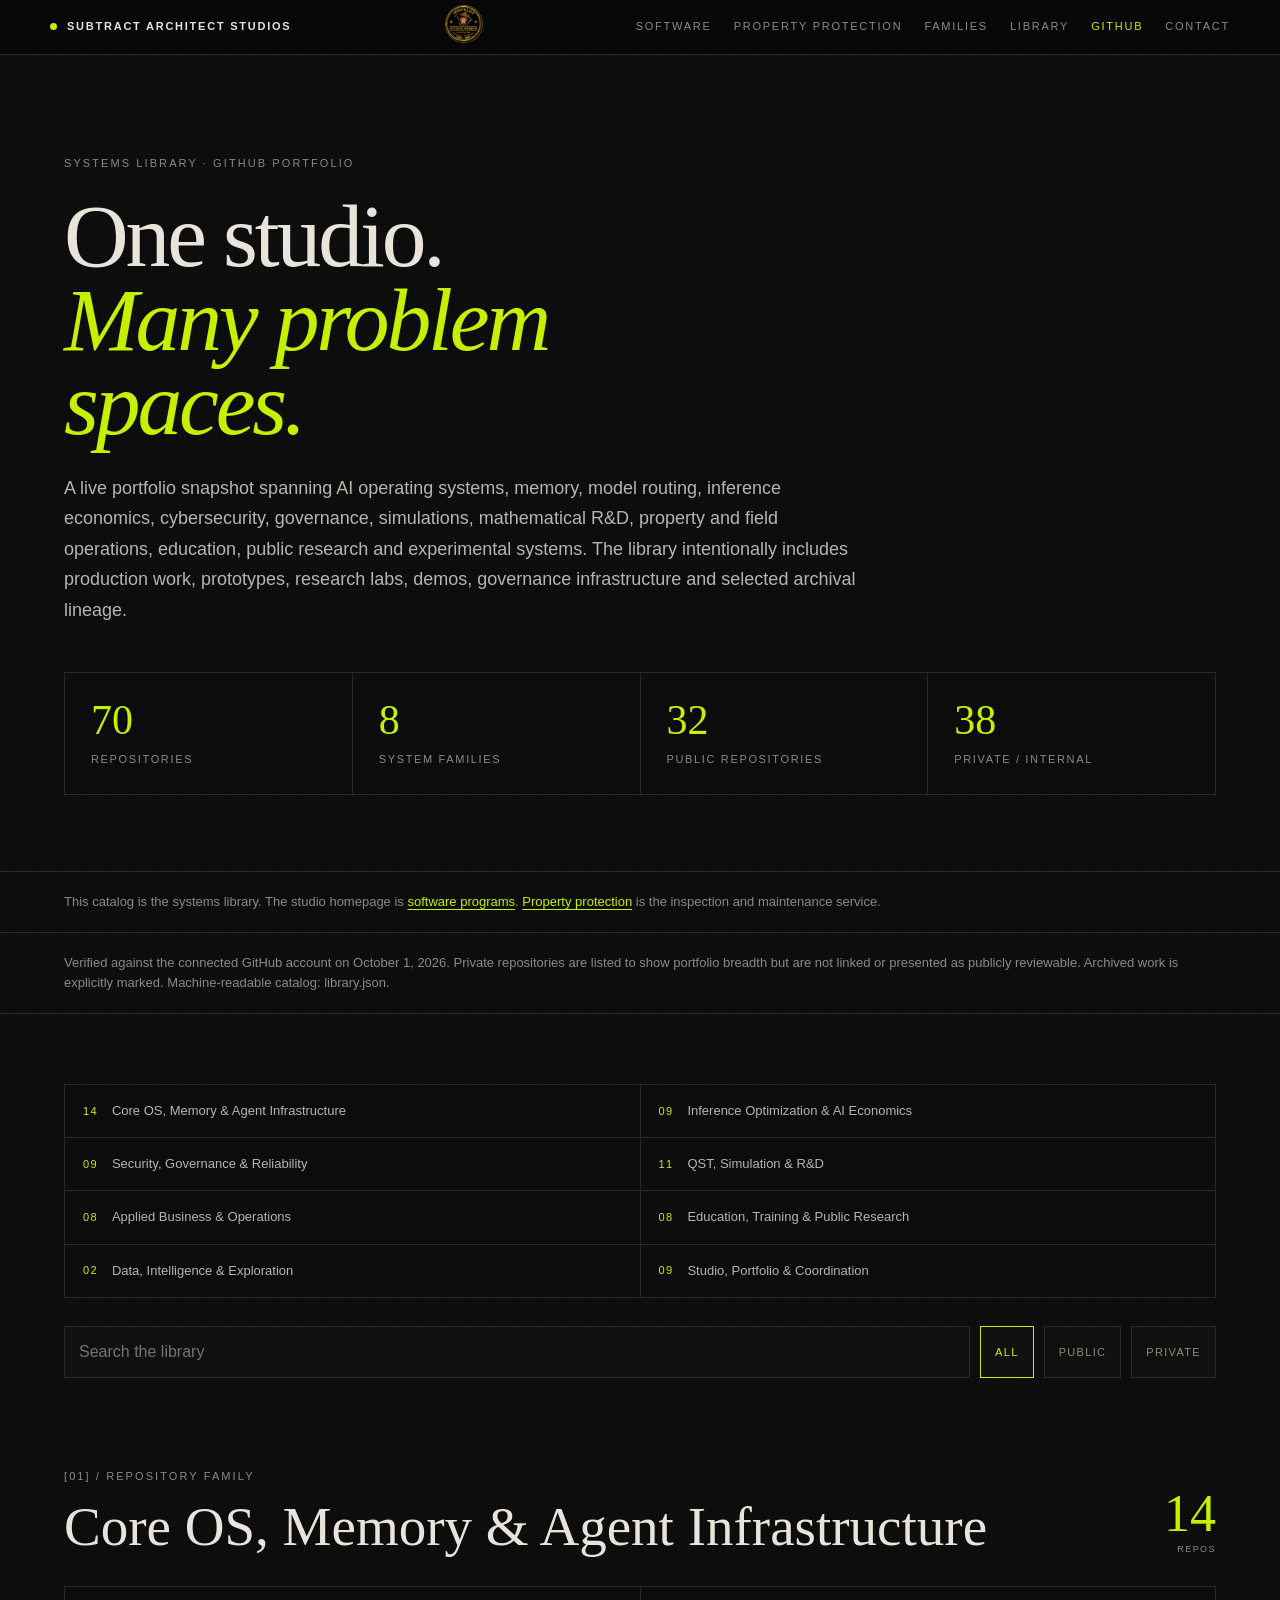
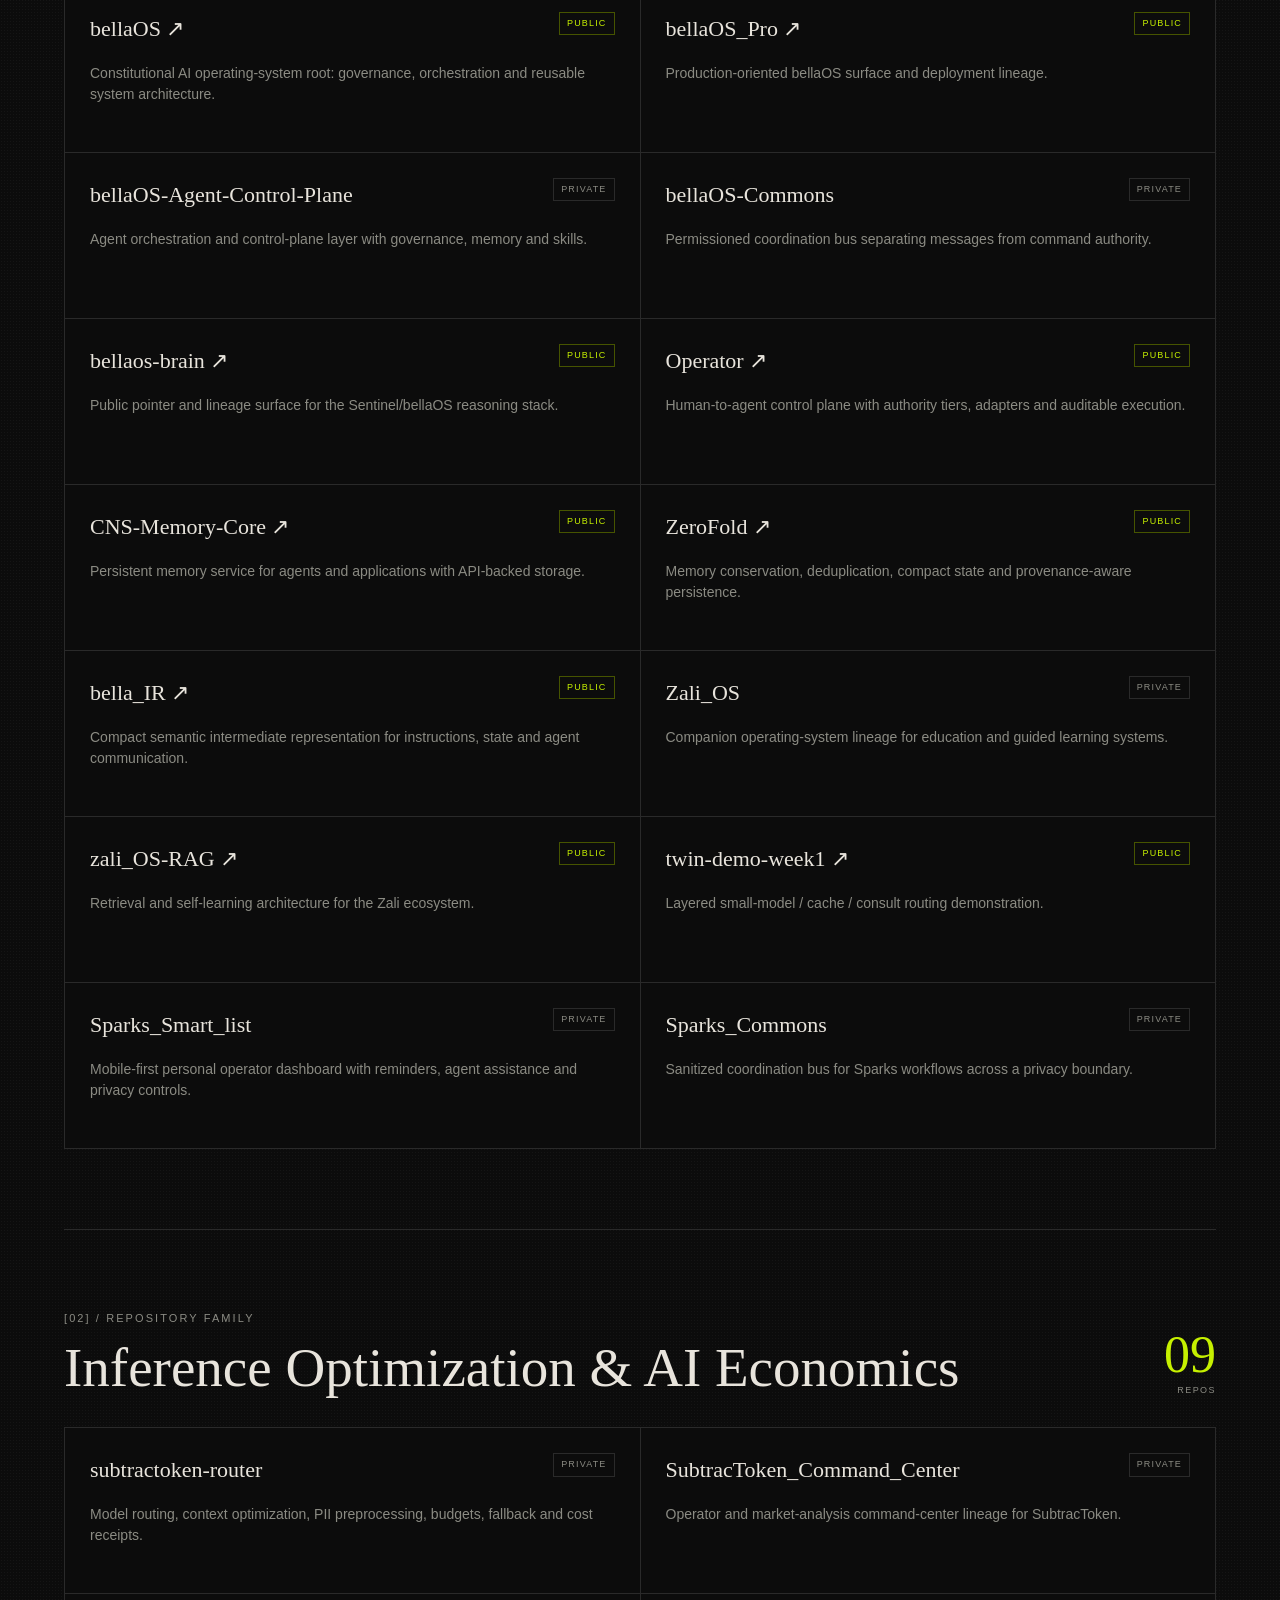
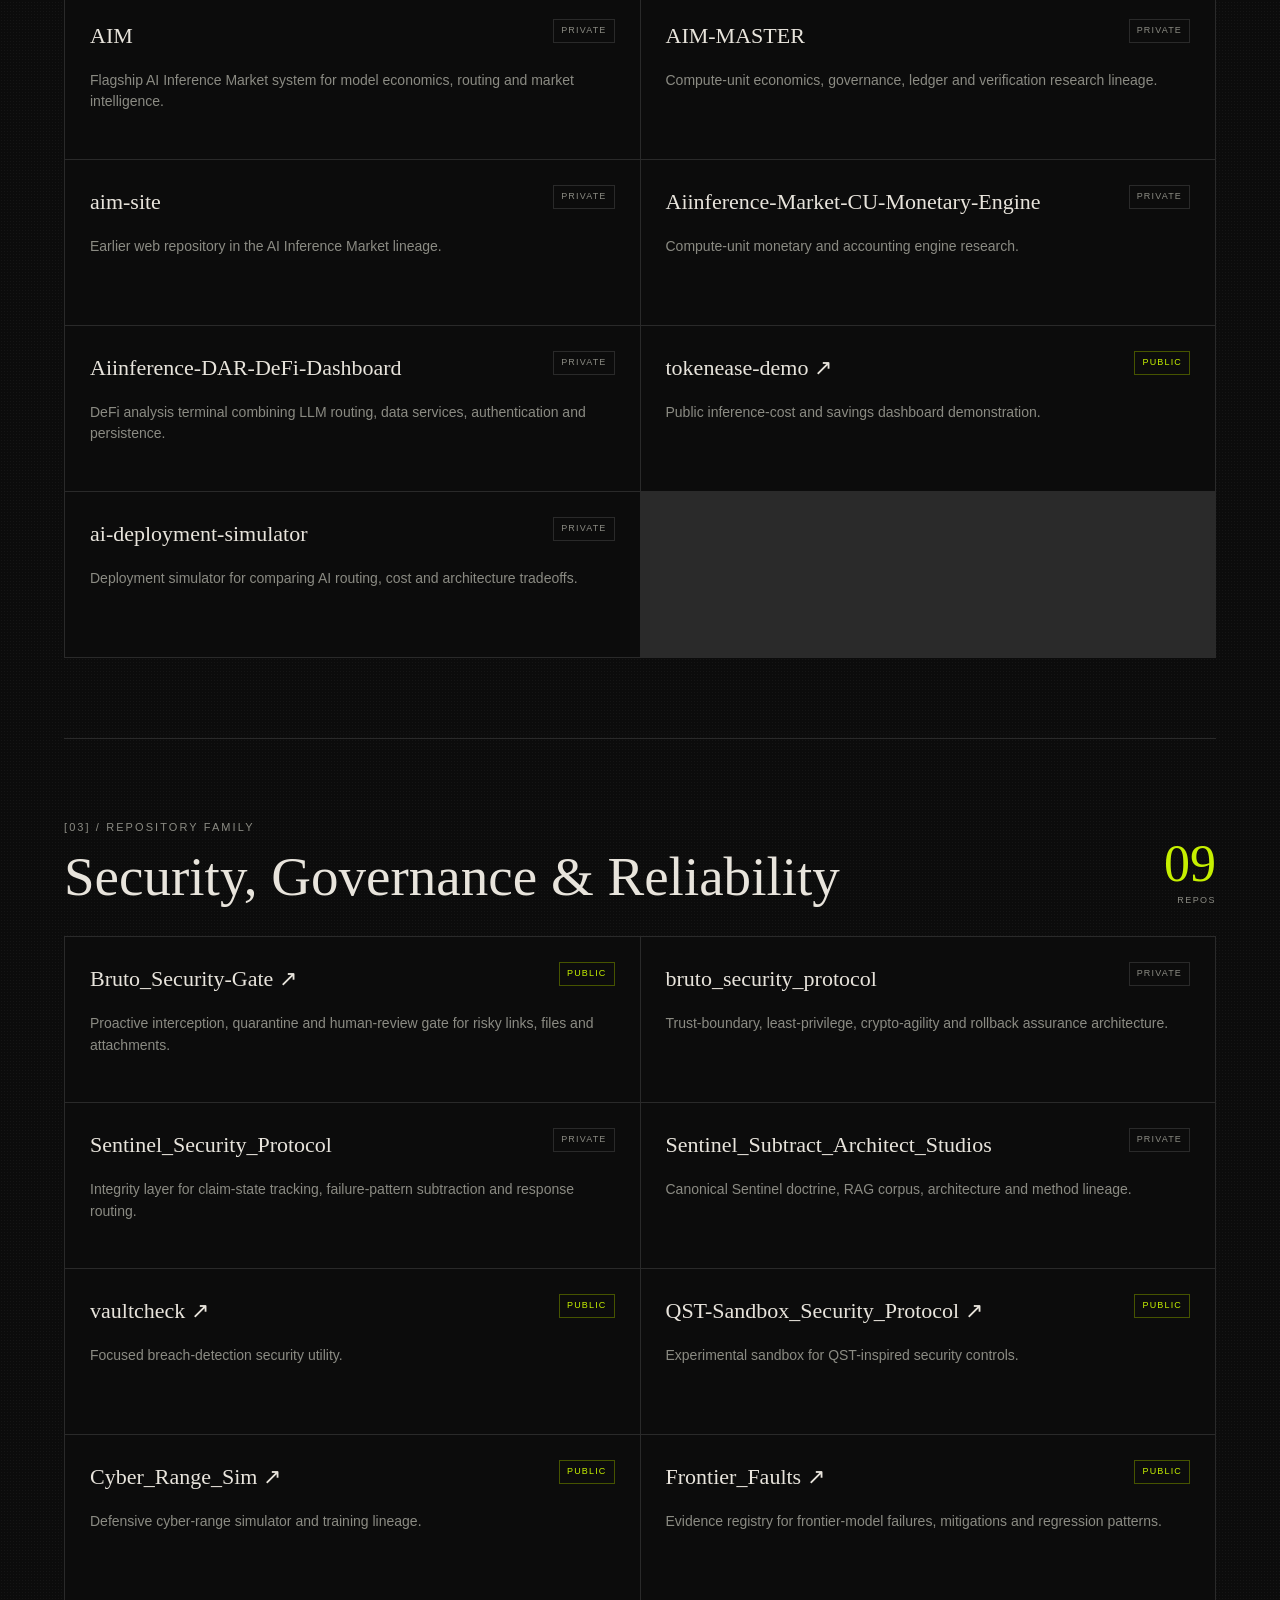
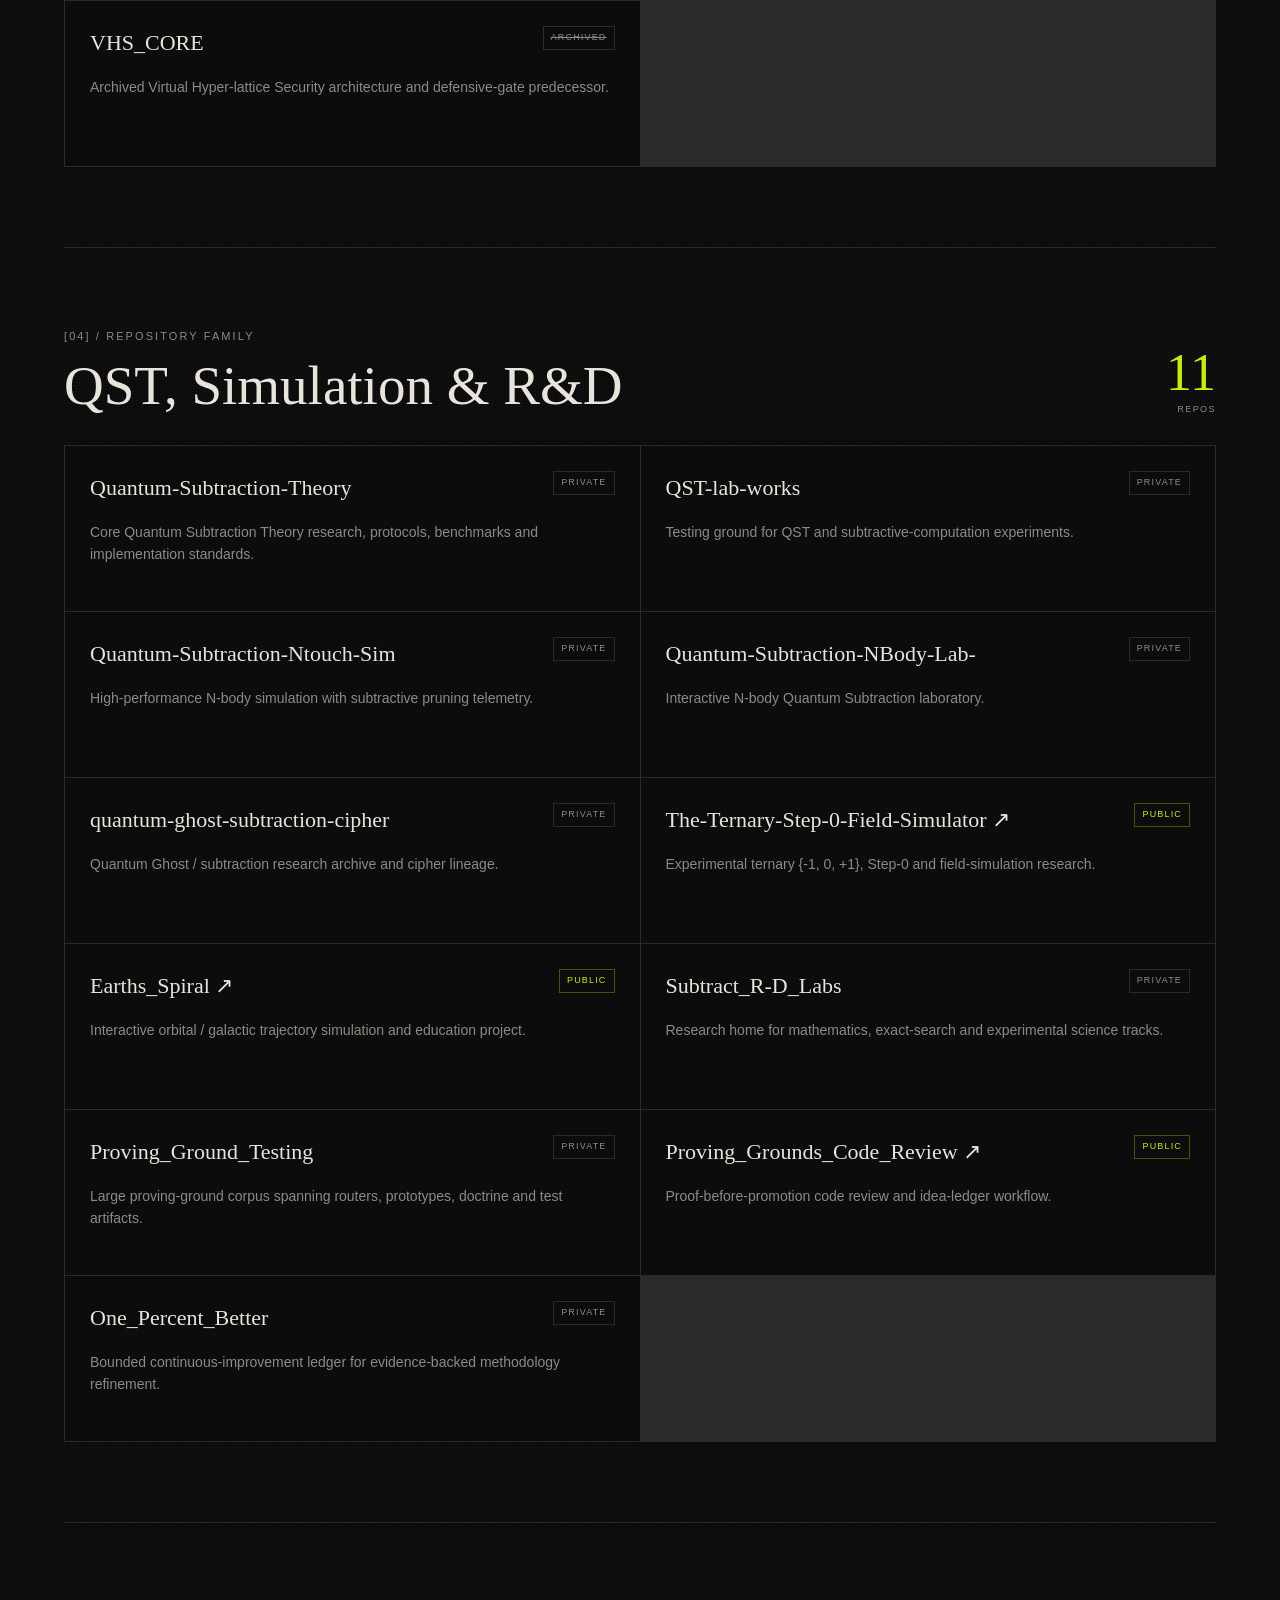
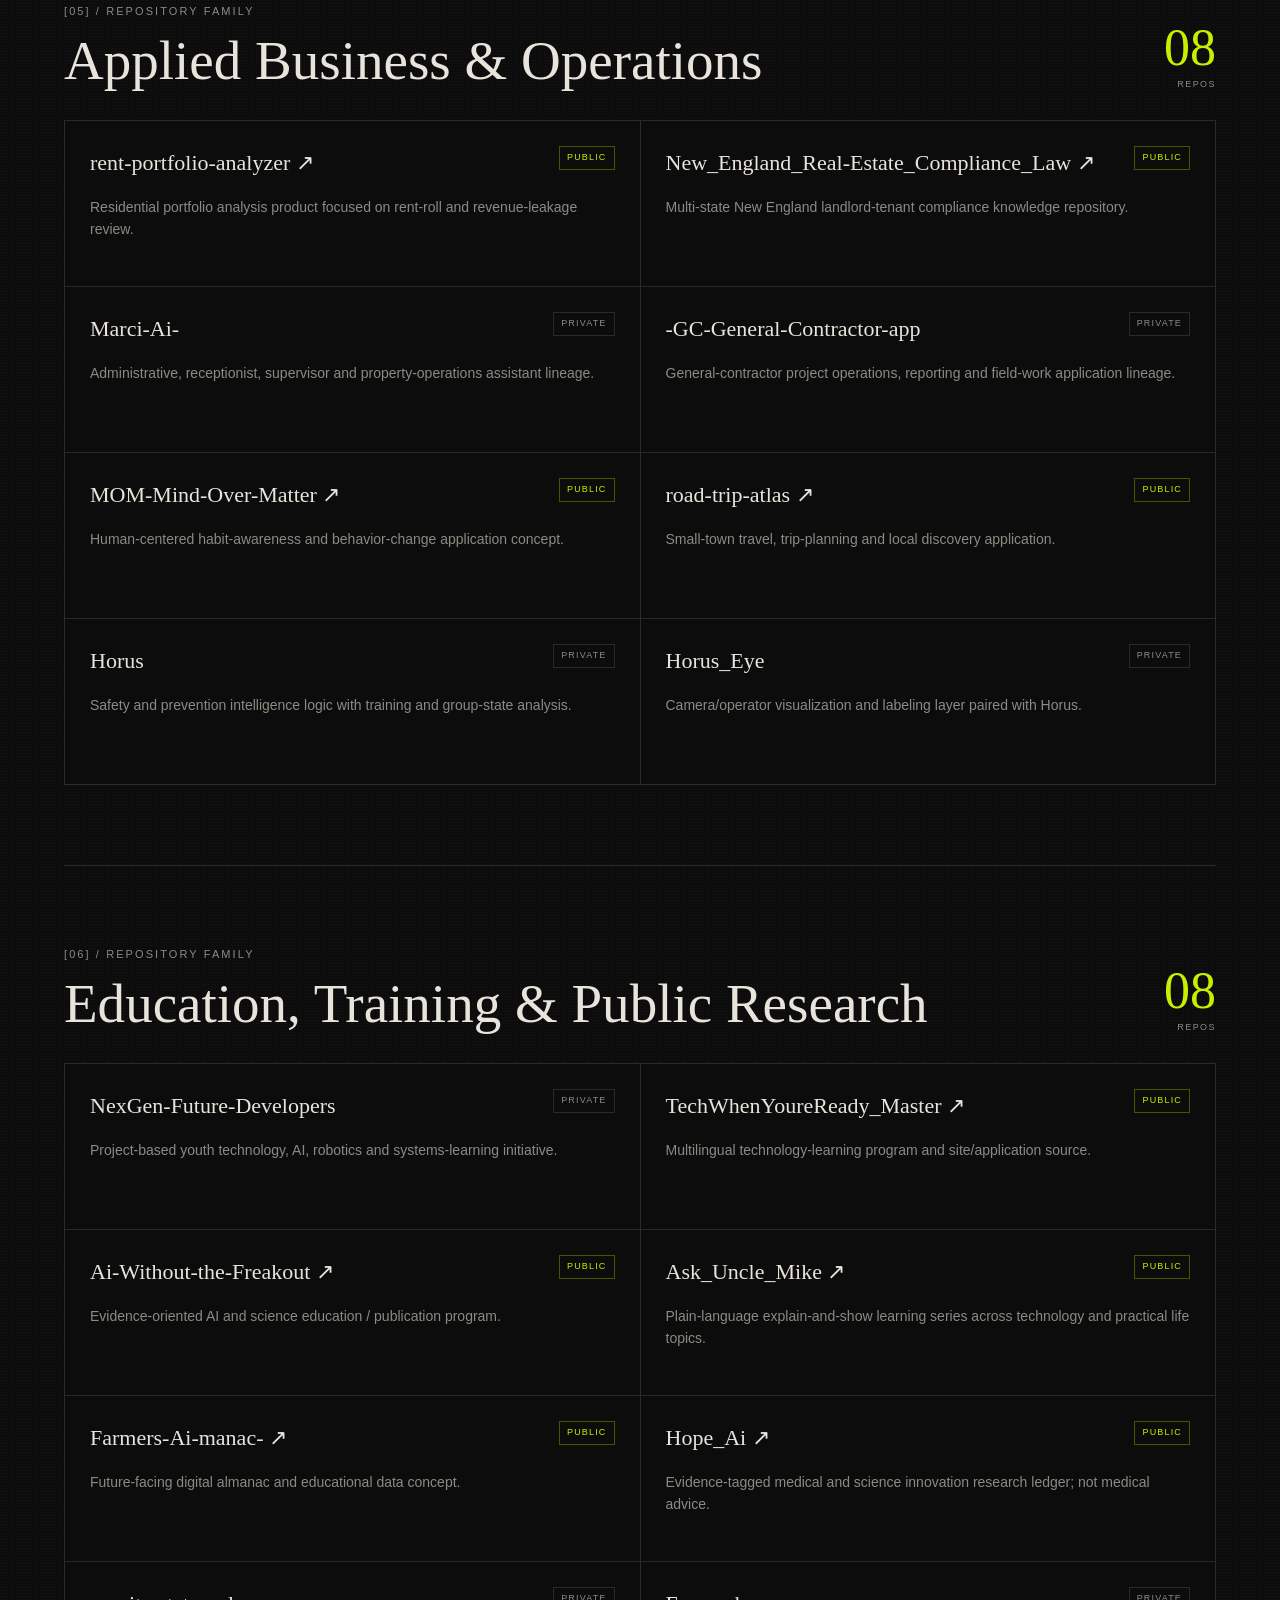
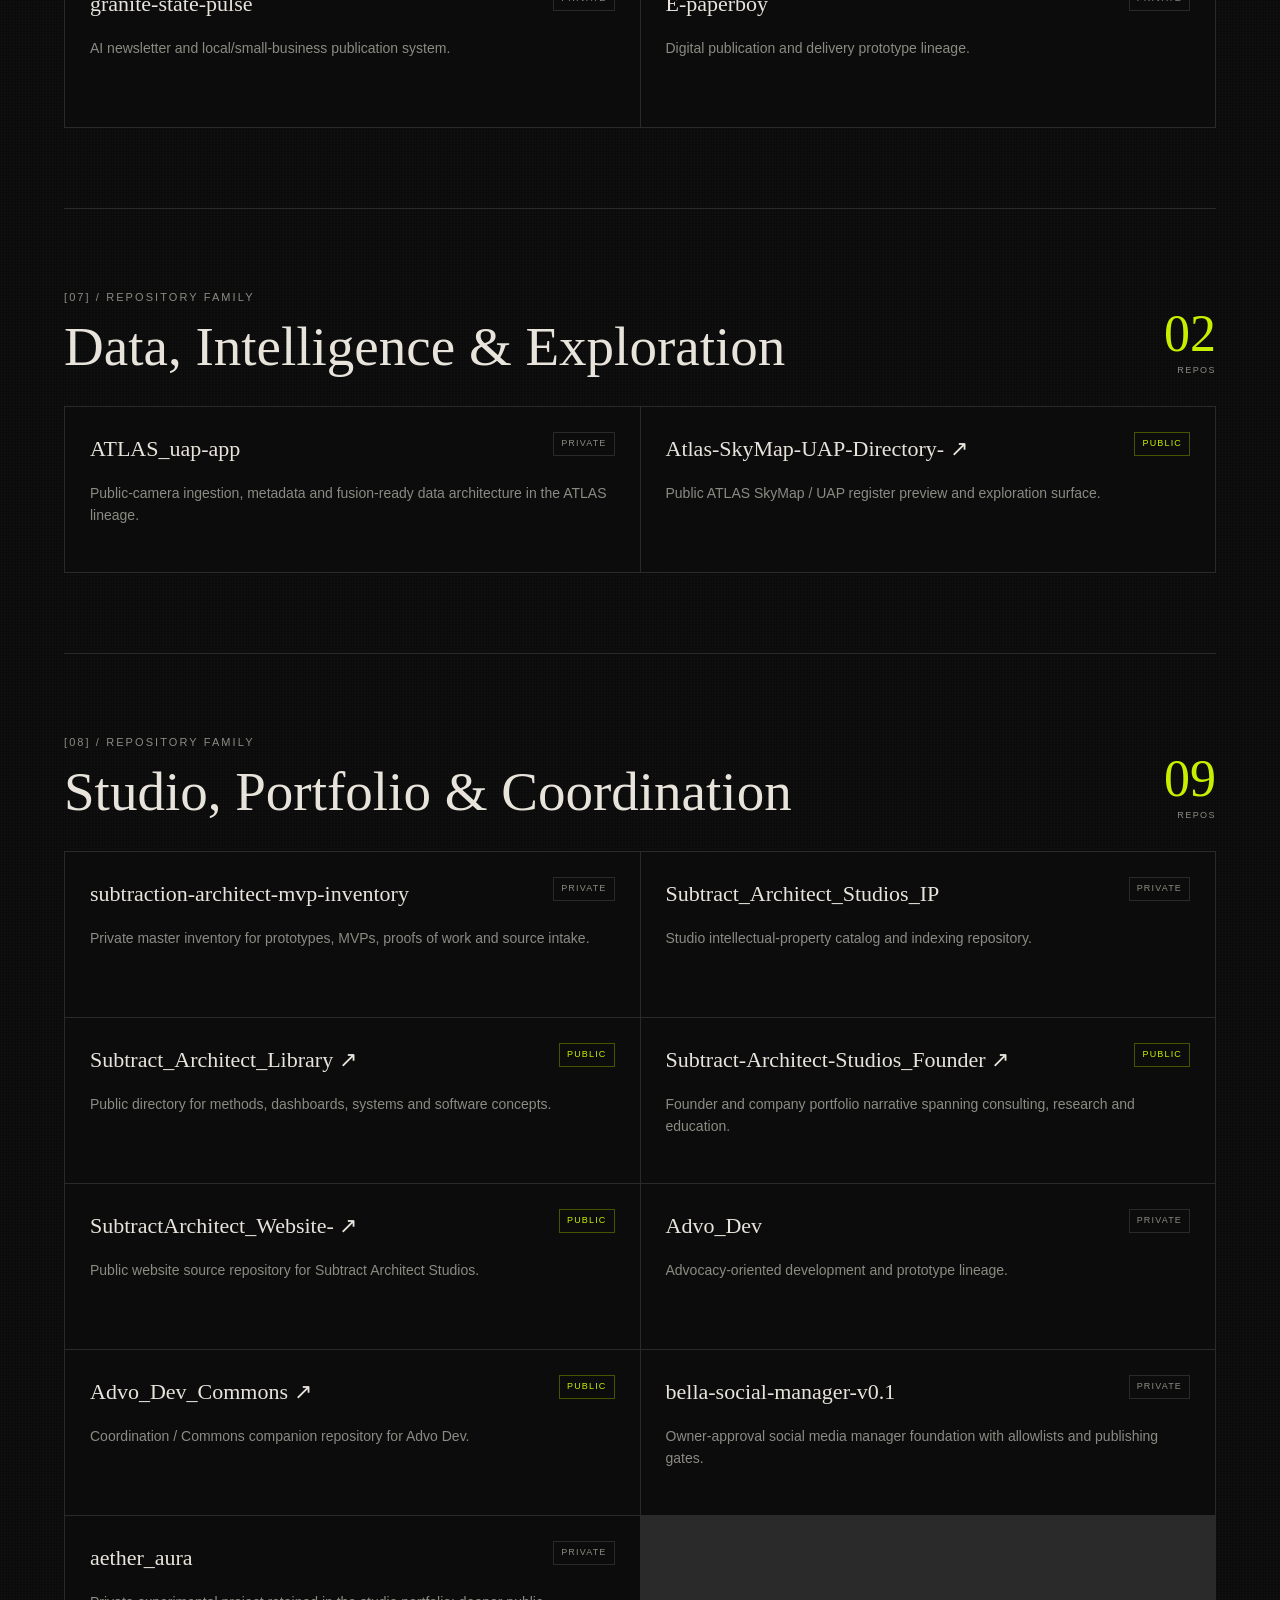
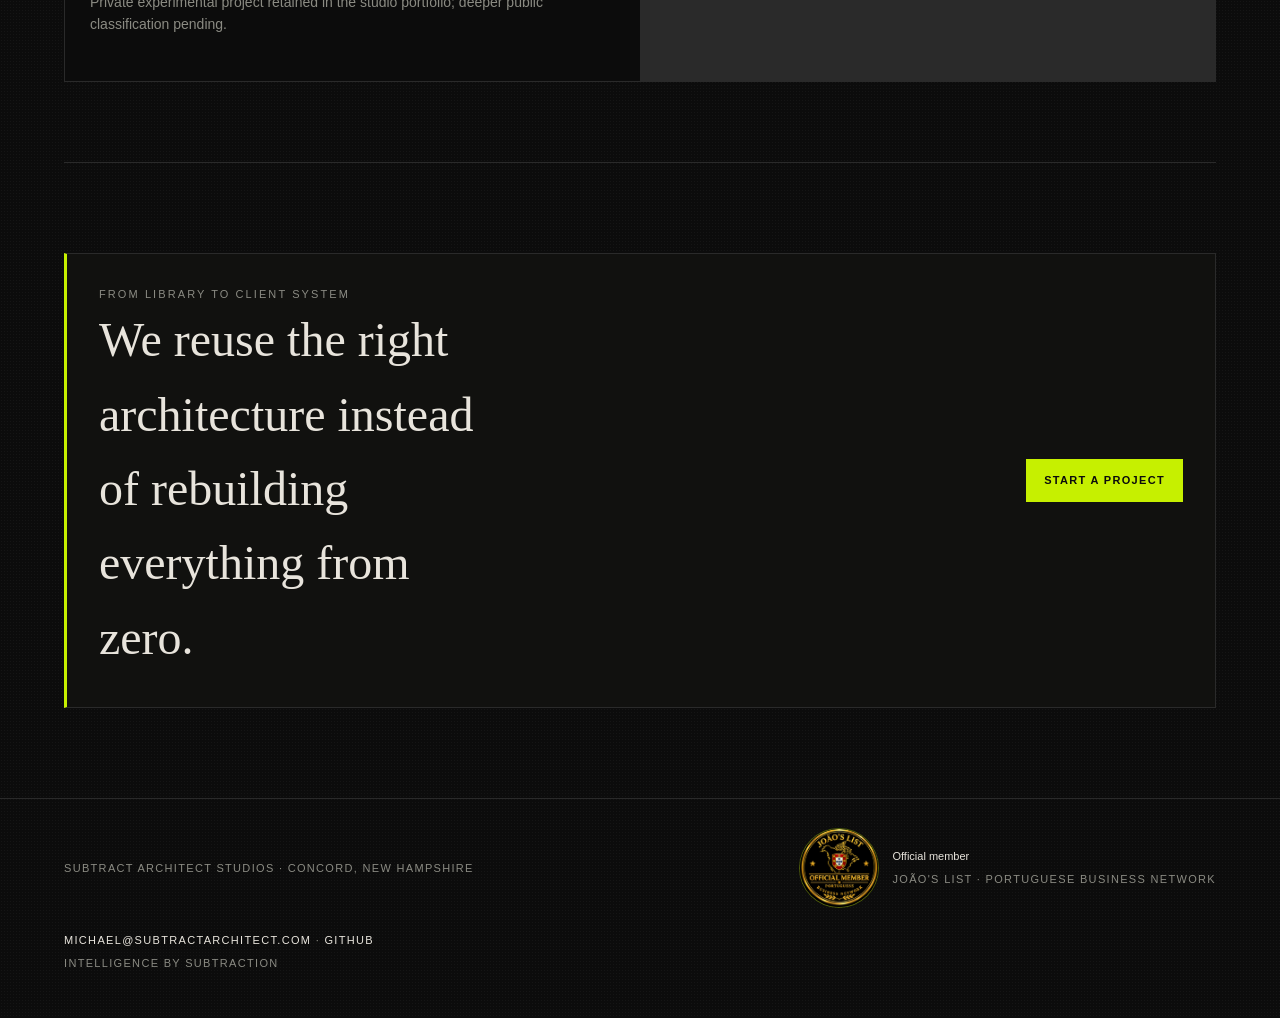
<file: library/index.html>
<!DOCTYPE html>
<html lang="en">
<head>
  <meta charset="utf-8">
  <meta name="viewport" content="width=device-width, initial-scale=1">
  <title>Systems Library | Subtract Architect Studios</title>
  <meta name="description" content="The Subtract Architect Studios systems library: 70 repositories across eight system families.">
  <meta name="theme-color" content="#0c0c0c">
  <link rel="canonical" href="https://www.subtractarchitect.com/library/">
  <style>
    :root{--bg:#0c0c0c;--ink:#e8e4dc;--muted:#8b8b83;--lime:#c6f000;--line:#2a2a2a;--panel:#11110f;--max:1180px}
    *{box-sizing:border-box} html{scroll-behavior:smooth}
    body{margin:0;background:var(--bg);color:var(--ink);font-family:Inter,Helvetica,Arial,sans-serif;line-height:1.55;background-image:radial-gradient(rgba(255,255,255,.035) .6px,transparent .6px);background-size:3px 3px}
    a{color:inherit;text-decoration:none} a:hover{color:var(--lime)}
    .wrap{width:min(var(--max),90vw);margin:auto}
    .bar{position:sticky;top:0;z-index:50;border-bottom:1px solid var(--line);background:rgba(8,8,8,.94);backdrop-filter:blur(14px)}
    .barin{width:min(var(--max),94vw);margin:auto;min-height:54px;display:flex;align-items:center;justify-content:space-between;gap:20px;flex-wrap:wrap;font-size:11px;letter-spacing:.16em;text-transform:uppercase}
    .mark{display:flex;align-items:center;gap:10px;font-weight:700}
    .dot{width:7px;height:7px;border-radius:50%;background:var(--lime)}
    .nav{display:flex;flex-wrap:wrap;gap:22px;color:var(--muted)}
    .hero{padding:100px 0 76px;border-bottom:1px solid var(--line)}
    .kicker,.idx{font-size:11px;letter-spacing:.19em;text-transform:uppercase;color:var(--muted)}
    h1,h2{font-family:Georgia,"Times New Roman",serif;font-weight:500}
    h1{font-size:clamp(54px,7vw,98px);line-height:.94;letter-spacing:-.035em;margin:22px 0 26px;max-width:11ch}
    h1 em{font-style:italic;color:var(--lime)}
    .lede{max-width:800px;color:#b8b5ae;font-size:18px;line-height:1.7}
    .stats{display:grid;grid-template-columns:repeat(4,1fr);gap:1px;background:var(--line);border:1px solid var(--line);margin-top:46px}
    .stat{background:var(--bg);padding:26px}
    .stat strong{display:block;font-family:Georgia,serif;font-size:42px;font-weight:500;line-height:1;color:var(--lime)}
    .stat span{display:block;margin-top:10px;color:var(--muted);font-size:11px;letter-spacing:.15em;text-transform:uppercase}
    .note{padding:20px 0;border-bottom:1px solid var(--line);color:var(--muted);font-size:13px}
    .service-note a{color:var(--lime);text-decoration:underline;text-underline-offset:.22em}
    .catalog-nav{display:grid;grid-template-columns:repeat(2,1fr);gap:1px;background:var(--line);border:1px solid var(--line);margin:70px 0 15px}
    .catalog-nav a{background:var(--bg);padding:16px 18px;display:flex;gap:14px;align-items:center;color:#b7b4ae;font-size:13px}
    .catalog-nav span{color:var(--lime);font-size:11px;letter-spacing:.12em}
    .tools{display:flex;gap:10px;flex-wrap:wrap;margin:28px 0 10px}
    .search{flex:1;min-width:220px;background:#10100f;border:1px solid var(--line);color:var(--ink);padding:13px 14px;font:inherit}
    .filter{background:#10100f;border:1px solid var(--line);color:var(--muted);padding:12px 14px;cursor:pointer;font-size:11px;letter-spacing:.12em;text-transform:uppercase}
    .filter.active{border-color:var(--lime);color:var(--lime)}
    .family{padding:80px 0;border-bottom:1px solid var(--line)}
    .family-head{display:flex;align-items:end;justify-content:space-between;gap:35px;margin-bottom:32px}
    .family h2{font-size:clamp(34px,4.3vw,56px);line-height:1;margin:13px 0 0}
    .family-count{font-family:Georgia,serif;font-size:52px;line-height:.8;color:var(--lime);text-align:right}
    .family-count small{display:block;font-family:Inter,Helvetica,sans-serif;font-size:9px;letter-spacing:.16em;color:var(--muted);margin-top:12px}
    .repo-grid{display:grid;grid-template-columns:repeat(2,1fr);gap:1px;background:var(--line);border:1px solid var(--line)}
    .repo-card{background:var(--bg);padding:25px;min-height:165px}
    .repo-card.hidden{display:none}
    .repo-top{display:flex;align-items:start;justify-content:space-between;gap:18px}
    .repo-name{font-family:Georgia,serif;font-size:22px;overflow-wrap:anywhere}
    .repo-card p{color:var(--muted);font-size:14px;margin:17px 0 0}
    .badge{font-size:9px;letter-spacing:.13em;border:1px solid var(--line);padding:4px 7px;white-space:nowrap;color:var(--muted)}
    .badge.public{border-color:#465400;color:var(--lime)}
    .badge.archived{text-decoration:line-through}
    .empty{display:none;padding:50px 0;color:var(--muted)}
    .cta{padding:90px 0}
    .cta-box{border:1px solid var(--line);border-left:3px solid var(--lime);padding:32px;background:var(--panel);display:flex;justify-content:space-between;align-items:center;gap:30px}
    .cta h2{font-size:clamp(30px,4vw,48px);margin:0;max-width:16ch}
    .btn{display:inline-flex;align-items:center;background:var(--lime);color:#0c0c0c;padding:13px 18px;font-size:11px;letter-spacing:.12em;text-transform:uppercase;font-weight:800}
    .btn:hover{color:#0c0c0c}
    footer{border-top:1px solid var(--line);padding:30px 0 46px;color:var(--muted);font-size:11px;letter-spacing:.12em;text-transform:uppercase}
    .foot{display:flex;justify-content:space-between;gap:25px;flex-wrap:wrap}

    .seal{width:36px;height:36px;border-radius:50%;object-fit:cover;flex:none;box-shadow:0 0 0 1px rgba(198,240,0,.35)}
    .nav a[href*="github"]{color:var(--lime)}
    .foot{align-items:center}
    .member{display:flex;align-items:center;gap:14px;text-transform:none;letter-spacing:0;max-width:460px}
    .member img{width:78px;height:78px;border-radius:50%;object-fit:cover;flex:none;box-shadow:0 0 0 1px rgba(198,240,0,.35)}
    .member small,.foot small{display:block;margin-top:6px;color:var(--muted);font-size:11px;letter-spacing:.12em;text-transform:uppercase}
    .foot a{color:var(--ink)}
    @media(max-width:850px){.nav{display:flex;gap:14px}.nav a:not([href="#contact"]):not([href*="github"]):not(.keep){display:none}.stats,.catalog-nav,.repo-grid{grid-template-columns:1fr}.stats{grid-template-columns:repeat(2,1fr)}.cta-box{align-items:flex-start;flex-direction:column}}
    @media(max-width:520px){.stats{grid-template-columns:1fr}}
  </style>
</head>
<body>
  <header class="bar"><div class="barin">
    <a class="mark" href="../index.html"><span class="dot"></span> Subtract Architect Studios</a>
    <a href="https://joaoslist.com" target="_blank" rel="noopener noreferrer" title="João's List official member"><img class="seal" src="../media/joaos-list-official-member.jpg" alt="João's List official member, Portuguese Business Network" width="36" height="36"></a>
    <nav class="nav"><a class="keep" href="../index.html">Software</a><a class="keep" href="../property-protection/">Property Protection</a><a href="#catalog">Families</a><a href="#library">Library</a><a href="https://github.com/michaelchaves-dev" target="_blank" rel="noopener noreferrer">GitHub</a><a href="#contact">Contact</a></nav>
  </div></header>
  <main id="top">
    <section class="hero"><div class="wrap">
      <div class="kicker">SYSTEMS LIBRARY · GITHUB PORTFOLIO</div>
      <h1>One studio. <em>Many problem spaces.</em></h1>
      <p class="lede">A live portfolio snapshot spanning AI operating systems, memory, model routing, inference economics, cybersecurity, governance, simulations, mathematical R&D, property and field operations, education, public research and experimental systems. The library intentionally includes production work, prototypes, research labs, demos, governance infrastructure and selected archival lineage.</p>
      <div class="stats">
        <div class="stat"><strong>70</strong><span>Repositories</span></div>
        <div class="stat"><strong>8</strong><span>System families</span></div>
        <div class="stat"><strong>32</strong><span>Public repositories</span></div>
        <div class="stat"><strong>38</strong><span>Private / internal</span></div>
      </div>
    </div></section>
    <div class="note service-note"><div class="wrap">This catalog is the systems library. The studio homepage is <a href="../index.html">software programs</a>. <a href="../property-protection/">Property protection</a> is the inspection and maintenance service.</div></div>
    <div class="note"><div class="wrap">Verified against the connected GitHub account on October 1, 2026. Private repositories are listed to show portfolio breadth but are not linked or presented as publicly reviewable. Archived work is explicitly marked. Machine-readable catalog: library.json.</div></div>
    <div class="wrap">
      <nav class="catalog-nav" id="catalog"><a href="#core-os-memory-agent-infrastructure"><span>14</span>Core OS, Memory & Agent Infrastructure</a>
<a href="#inference-optimization-ai-economics"><span>09</span>Inference Optimization & AI Economics</a>
<a href="#security-governance-reliability"><span>09</span>Security, Governance & Reliability</a>
<a href="#qst-simulation-r-d"><span>11</span>QST, Simulation & R&D</a>
<a href="#applied-business-operations"><span>08</span>Applied Business & Operations</a>
<a href="#education-training-public-research"><span>08</span>Education, Training & Public Research</a>
<a href="#data-intelligence-exploration"><span>02</span>Data, Intelligence & Exploration</a>
<a href="#studio-portfolio-coordination"><span>09</span>Studio, Portfolio & Coordination</a></nav>
      <div class="tools" id="library">
        <input class="search" id="repoSearch" type="search" placeholder="Search the library" aria-label="Search repositories">
        <button class="filter active" data-filter="all" type="button">All</button>
        <button class="filter" data-filter="public" type="button">Public</button>
        <button class="filter" data-filter="private" type="button">Private</button>
      </div>
      <section class="family" id="core-os-memory-agent-infrastructure">
    <div class="family-head">
      <div><div class="idx">[01] / REPOSITORY FAMILY</div><h2>Core OS, Memory & Agent Infrastructure</h2></div>
      <div class="family-count">14<small>REPOS</small></div>
    </div>
    <div class="repo-grid"><article class="repo-card" data-visibility="public">
      <div class="repo-top"><div class="repo-name"><a href="https://github.com/michaelchaves-dev/bellaOS" target="_blank" rel="noopener">bellaOS <span aria-hidden="true">↗</span></a></div><span class="badge public">PUBLIC</span></div>
      <p>Constitutional AI operating-system root: governance, orchestration and reusable system architecture.</p>
    </article>
<article class="repo-card" data-visibility="public">
      <div class="repo-top"><div class="repo-name"><a href="https://github.com/michaelchaves-dev/bellaOS_Pro" target="_blank" rel="noopener">bellaOS_Pro <span aria-hidden="true">↗</span></a></div><span class="badge public">PUBLIC</span></div>
      <p>Production-oriented bellaOS surface and deployment lineage.</p>
    </article>
<article class="repo-card" data-visibility="private">
      <div class="repo-top"><div class="repo-name">bellaOS-Agent-Control-Plane</div><span class="badge private">PRIVATE</span></div>
      <p>Agent orchestration and control-plane layer with governance, memory and skills.</p>
    </article>
<article class="repo-card" data-visibility="private">
      <div class="repo-top"><div class="repo-name">bellaOS-Commons</div><span class="badge private">PRIVATE</span></div>
      <p>Permissioned coordination bus separating messages from command authority.</p>
    </article>
<article class="repo-card" data-visibility="public">
      <div class="repo-top"><div class="repo-name"><a href="https://github.com/michaelchaves-dev/bellaos-brain" target="_blank" rel="noopener">bellaos-brain <span aria-hidden="true">↗</span></a></div><span class="badge public">PUBLIC</span></div>
      <p>Public pointer and lineage surface for the Sentinel/bellaOS reasoning stack.</p>
    </article>
<article class="repo-card" data-visibility="public">
      <div class="repo-top"><div class="repo-name"><a href="https://github.com/michaelchaves-dev/Operator" target="_blank" rel="noopener">Operator <span aria-hidden="true">↗</span></a></div><span class="badge public">PUBLIC</span></div>
      <p>Human-to-agent control plane with authority tiers, adapters and auditable execution.</p>
    </article>
<article class="repo-card" data-visibility="public">
      <div class="repo-top"><div class="repo-name"><a href="https://github.com/michaelchaves-dev/CNS-Memory-Core" target="_blank" rel="noopener">CNS-Memory-Core <span aria-hidden="true">↗</span></a></div><span class="badge public">PUBLIC</span></div>
      <p>Persistent memory service for agents and applications with API-backed storage.</p>
    </article>
<article class="repo-card" data-visibility="public">
      <div class="repo-top"><div class="repo-name"><a href="https://github.com/michaelchaves-dev/ZeroFold" target="_blank" rel="noopener">ZeroFold <span aria-hidden="true">↗</span></a></div><span class="badge public">PUBLIC</span></div>
      <p>Memory conservation, deduplication, compact state and provenance-aware persistence.</p>
    </article>
<article class="repo-card" data-visibility="public">
      <div class="repo-top"><div class="repo-name"><a href="https://github.com/michaelchaves-dev/bella_IR" target="_blank" rel="noopener">bella_IR <span aria-hidden="true">↗</span></a></div><span class="badge public">PUBLIC</span></div>
      <p>Compact semantic intermediate representation for instructions, state and agent communication.</p>
    </article>
<article class="repo-card" data-visibility="private">
      <div class="repo-top"><div class="repo-name">Zali_OS</div><span class="badge private">PRIVATE</span></div>
      <p>Companion operating-system lineage for education and guided learning systems.</p>
    </article>
<article class="repo-card" data-visibility="public">
      <div class="repo-top"><div class="repo-name"><a href="https://github.com/michaelchaves-dev/zali_OS-RAG" target="_blank" rel="noopener">zali_OS-RAG <span aria-hidden="true">↗</span></a></div><span class="badge public">PUBLIC</span></div>
      <p>Retrieval and self-learning architecture for the Zali ecosystem.</p>
    </article>
<article class="repo-card" data-visibility="public">
      <div class="repo-top"><div class="repo-name"><a href="https://github.com/michaelchaves-dev/twin-demo-week1" target="_blank" rel="noopener">twin-demo-week1 <span aria-hidden="true">↗</span></a></div><span class="badge public">PUBLIC</span></div>
      <p>Layered small-model / cache / consult routing demonstration.</p>
    </article>
<article class="repo-card" data-visibility="private">
      <div class="repo-top"><div class="repo-name">Sparks_Smart_list</div><span class="badge private">PRIVATE</span></div>
      <p>Mobile-first personal operator dashboard with reminders, agent assistance and privacy controls.</p>
    </article>
<article class="repo-card" data-visibility="private">
      <div class="repo-top"><div class="repo-name">Sparks_Commons</div><span class="badge private">PRIVATE</span></div>
      <p>Sanitized coordination bus for Sparks workflows across a privacy boundary.</p>
    </article></div>
  </section>
<section class="family" id="inference-optimization-ai-economics">
    <div class="family-head">
      <div><div class="idx">[02] / REPOSITORY FAMILY</div><h2>Inference Optimization & AI Economics</h2></div>
      <div class="family-count">09<small>REPOS</small></div>
    </div>
    <div class="repo-grid"><article class="repo-card" data-visibility="private">
      <div class="repo-top"><div class="repo-name">subtractoken-router</div><span class="badge private">PRIVATE</span></div>
      <p>Model routing, context optimization, PII preprocessing, budgets, fallback and cost receipts.</p>
    </article>
<article class="repo-card" data-visibility="private">
      <div class="repo-top"><div class="repo-name">SubtracToken_Command_Center</div><span class="badge private">PRIVATE</span></div>
      <p>Operator and market-analysis command-center lineage for SubtracToken.</p>
    </article>
<article class="repo-card" data-visibility="private">
      <div class="repo-top"><div class="repo-name">AIM</div><span class="badge private">PRIVATE</span></div>
      <p>Flagship AI Inference Market system for model economics, routing and market intelligence.</p>
    </article>
<article class="repo-card" data-visibility="private">
      <div class="repo-top"><div class="repo-name">AIM-MASTER</div><span class="badge private">PRIVATE</span></div>
      <p>Compute-unit economics, governance, ledger and verification research lineage.</p>
    </article>
<article class="repo-card" data-visibility="private">
      <div class="repo-top"><div class="repo-name">aim-site</div><span class="badge private">PRIVATE</span></div>
      <p>Earlier web repository in the AI Inference Market lineage.</p>
    </article>
<article class="repo-card" data-visibility="private">
      <div class="repo-top"><div class="repo-name">Aiinference-Market-CU-Monetary-Engine</div><span class="badge private">PRIVATE</span></div>
      <p>Compute-unit monetary and accounting engine research.</p>
    </article>
<article class="repo-card" data-visibility="private">
      <div class="repo-top"><div class="repo-name">Aiinference-DAR-DeFi-Dashboard</div><span class="badge private">PRIVATE</span></div>
      <p>DeFi analysis terminal combining LLM routing, data services, authentication and persistence.</p>
    </article>
<article class="repo-card" data-visibility="public">
      <div class="repo-top"><div class="repo-name"><a href="https://github.com/michaelchaves-dev/tokenease-demo" target="_blank" rel="noopener">tokenease-demo <span aria-hidden="true">↗</span></a></div><span class="badge public">PUBLIC</span></div>
      <p>Public inference-cost and savings dashboard demonstration.</p>
    </article>
<article class="repo-card" data-visibility="private">
      <div class="repo-top"><div class="repo-name">ai-deployment-simulator</div><span class="badge private">PRIVATE</span></div>
      <p>Deployment simulator for comparing AI routing, cost and architecture tradeoffs.</p>
    </article></div>
  </section>
<section class="family" id="security-governance-reliability">
    <div class="family-head">
      <div><div class="idx">[03] / REPOSITORY FAMILY</div><h2>Security, Governance & Reliability</h2></div>
      <div class="family-count">09<small>REPOS</small></div>
    </div>
    <div class="repo-grid"><article class="repo-card" data-visibility="public">
      <div class="repo-top"><div class="repo-name"><a href="https://github.com/michaelchaves-dev/Bruto_Security-Gate" target="_blank" rel="noopener">Bruto_Security-Gate <span aria-hidden="true">↗</span></a></div><span class="badge public">PUBLIC</span></div>
      <p>Proactive interception, quarantine and human-review gate for risky links, files and attachments.</p>
    </article>
<article class="repo-card" data-visibility="private">
      <div class="repo-top"><div class="repo-name">bruto_security_protocol</div><span class="badge private">PRIVATE</span></div>
      <p>Trust-boundary, least-privilege, crypto-agility and rollback assurance architecture.</p>
    </article>
<article class="repo-card" data-visibility="private">
      <div class="repo-top"><div class="repo-name">Sentinel_Security_Protocol</div><span class="badge private">PRIVATE</span></div>
      <p>Integrity layer for claim-state tracking, failure-pattern subtraction and response routing.</p>
    </article>
<article class="repo-card" data-visibility="private">
      <div class="repo-top"><div class="repo-name">Sentinel_Subtract_Architect_Studios</div><span class="badge private">PRIVATE</span></div>
      <p>Canonical Sentinel doctrine, RAG corpus, architecture and method lineage.</p>
    </article>
<article class="repo-card" data-visibility="public">
      <div class="repo-top"><div class="repo-name"><a href="https://github.com/michaelchaves-dev/vaultcheck" target="_blank" rel="noopener">vaultcheck <span aria-hidden="true">↗</span></a></div><span class="badge public">PUBLIC</span></div>
      <p>Focused breach-detection security utility.</p>
    </article>
<article class="repo-card" data-visibility="public">
      <div class="repo-top"><div class="repo-name"><a href="https://github.com/michaelchaves-dev/QST-Sandbox_Security_Protocol" target="_blank" rel="noopener">QST-Sandbox_Security_Protocol <span aria-hidden="true">↗</span></a></div><span class="badge public">PUBLIC</span></div>
      <p>Experimental sandbox for QST-inspired security controls.</p>
    </article>
<article class="repo-card" data-visibility="public">
      <div class="repo-top"><div class="repo-name"><a href="https://github.com/michaelchaves-dev/Cyber_Range_Sim" target="_blank" rel="noopener">Cyber_Range_Sim <span aria-hidden="true">↗</span></a></div><span class="badge public">PUBLIC</span></div>
      <p>Defensive cyber-range simulator and training lineage.</p>
    </article>
<article class="repo-card" data-visibility="public">
      <div class="repo-top"><div class="repo-name"><a href="https://github.com/michaelchaves-dev/Frontier_Faults" target="_blank" rel="noopener">Frontier_Faults <span aria-hidden="true">↗</span></a></div><span class="badge public">PUBLIC</span></div>
      <p>Evidence registry for frontier-model failures, mitigations and regression patterns.</p>
    </article>
<article class="repo-card" data-visibility="private">
      <div class="repo-top"><div class="repo-name">VHS_CORE</div><span class="badge archived">ARCHIVED</span></div>
      <p>Archived Virtual Hyper-lattice Security architecture and defensive-gate predecessor.</p>
    </article></div>
  </section>
<section class="family" id="qst-simulation-r-d">
    <div class="family-head">
      <div><div class="idx">[04] / REPOSITORY FAMILY</div><h2>QST, Simulation & R&D</h2></div>
      <div class="family-count">11<small>REPOS</small></div>
    </div>
    <div class="repo-grid"><article class="repo-card" data-visibility="private">
      <div class="repo-top"><div class="repo-name">Quantum-Subtraction-Theory</div><span class="badge private">PRIVATE</span></div>
      <p>Core Quantum Subtraction Theory research, protocols, benchmarks and implementation standards.</p>
    </article>
<article class="repo-card" data-visibility="private">
      <div class="repo-top"><div class="repo-name">QST-lab-works</div><span class="badge private">PRIVATE</span></div>
      <p>Testing ground for QST and subtractive-computation experiments.</p>
    </article>
<article class="repo-card" data-visibility="private">
      <div class="repo-top"><div class="repo-name">Quantum-Subtraction-Ntouch-Sim</div><span class="badge private">PRIVATE</span></div>
      <p>High-performance N-body simulation with subtractive pruning telemetry.</p>
    </article>
<article class="repo-card" data-visibility="private">
      <div class="repo-top"><div class="repo-name">Quantum-Subtraction-NBody-Lab-</div><span class="badge private">PRIVATE</span></div>
      <p>Interactive N-body Quantum Subtraction laboratory.</p>
    </article>
<article class="repo-card" data-visibility="private">
      <div class="repo-top"><div class="repo-name">quantum-ghost-subtraction-cipher</div><span class="badge private">PRIVATE</span></div>
      <p>Quantum Ghost / subtraction research archive and cipher lineage.</p>
    </article>
<article class="repo-card" data-visibility="public">
      <div class="repo-top"><div class="repo-name"><a href="https://github.com/michaelchaves-dev/The-Ternary-Step-0-Field-Simulator" target="_blank" rel="noopener">The-Ternary-Step-0-Field-Simulator <span aria-hidden="true">↗</span></a></div><span class="badge public">PUBLIC</span></div>
      <p>Experimental ternary {-1, 0, +1}, Step-0 and field-simulation research.</p>
    </article>
<article class="repo-card" data-visibility="public">
      <div class="repo-top"><div class="repo-name"><a href="https://github.com/michaelchaves-dev/Earths_Spiral" target="_blank" rel="noopener">Earths_Spiral <span aria-hidden="true">↗</span></a></div><span class="badge public">PUBLIC</span></div>
      <p>Interactive orbital / galactic trajectory simulation and education project.</p>
    </article>
<article class="repo-card" data-visibility="private">
      <div class="repo-top"><div class="repo-name">Subtract_R-D_Labs</div><span class="badge private">PRIVATE</span></div>
      <p>Research home for mathematics, exact-search and experimental science tracks.</p>
    </article>
<article class="repo-card" data-visibility="private">
      <div class="repo-top"><div class="repo-name">Proving_Ground_Testing</div><span class="badge private">PRIVATE</span></div>
      <p>Large proving-ground corpus spanning routers, prototypes, doctrine and test artifacts.</p>
    </article>
<article class="repo-card" data-visibility="public">
      <div class="repo-top"><div class="repo-name"><a href="https://github.com/michaelchaves-dev/Proving_Grounds_Code_Review" target="_blank" rel="noopener">Proving_Grounds_Code_Review <span aria-hidden="true">↗</span></a></div><span class="badge public">PUBLIC</span></div>
      <p>Proof-before-promotion code review and idea-ledger workflow.</p>
    </article>
<article class="repo-card" data-visibility="private">
      <div class="repo-top"><div class="repo-name">One_Percent_Better</div><span class="badge private">PRIVATE</span></div>
      <p>Bounded continuous-improvement ledger for evidence-backed methodology refinement.</p>
    </article></div>
  </section>
<section class="family" id="applied-business-operations">
    <div class="family-head">
      <div><div class="idx">[05] / REPOSITORY FAMILY</div><h2>Applied Business & Operations</h2></div>
      <div class="family-count">08<small>REPOS</small></div>
    </div>
    <div class="repo-grid"><article class="repo-card" data-visibility="public">
      <div class="repo-top"><div class="repo-name"><a href="https://github.com/michaelchaves-dev/rent-portfolio-analyzer" target="_blank" rel="noopener">rent-portfolio-analyzer <span aria-hidden="true">↗</span></a></div><span class="badge public">PUBLIC</span></div>
      <p>Residential portfolio analysis product focused on rent-roll and revenue-leakage review.</p>
    </article>
<article class="repo-card" data-visibility="public">
      <div class="repo-top"><div class="repo-name"><a href="https://github.com/michaelchaves-dev/New_England_Real-Estate_Compliance_Law" target="_blank" rel="noopener">New_England_Real-Estate_Compliance_Law <span aria-hidden="true">↗</span></a></div><span class="badge public">PUBLIC</span></div>
      <p>Multi-state New England landlord-tenant compliance knowledge repository.</p>
    </article>
<article class="repo-card" data-visibility="private">
      <div class="repo-top"><div class="repo-name">Marci-Ai-</div><span class="badge private">PRIVATE</span></div>
      <p>Administrative, receptionist, supervisor and property-operations assistant lineage.</p>
    </article>
<article class="repo-card" data-visibility="private">
      <div class="repo-top"><div class="repo-name">-GC-General-Contractor-app</div><span class="badge private">PRIVATE</span></div>
      <p>General-contractor project operations, reporting and field-work application lineage.</p>
    </article>
<article class="repo-card" data-visibility="public">
      <div class="repo-top"><div class="repo-name"><a href="https://github.com/michaelchaves-dev/MOM-Mind-Over-Matter" target="_blank" rel="noopener">MOM-Mind-Over-Matter <span aria-hidden="true">↗</span></a></div><span class="badge public">PUBLIC</span></div>
      <p>Human-centered habit-awareness and behavior-change application concept.</p>
    </article>
<article class="repo-card" data-visibility="public">
      <div class="repo-top"><div class="repo-name"><a href="https://github.com/michaelchaves-dev/road-trip-atlas" target="_blank" rel="noopener">road-trip-atlas <span aria-hidden="true">↗</span></a></div><span class="badge public">PUBLIC</span></div>
      <p>Small-town travel, trip-planning and local discovery application.</p>
    </article>
<article class="repo-card" data-visibility="private">
      <div class="repo-top"><div class="repo-name">Horus</div><span class="badge private">PRIVATE</span></div>
      <p>Safety and prevention intelligence logic with training and group-state analysis.</p>
    </article>
<article class="repo-card" data-visibility="private">
      <div class="repo-top"><div class="repo-name">Horus_Eye</div><span class="badge private">PRIVATE</span></div>
      <p>Camera/operator visualization and labeling layer paired with Horus.</p>
    </article></div>
  </section>
<section class="family" id="education-training-public-research">
    <div class="family-head">
      <div><div class="idx">[06] / REPOSITORY FAMILY</div><h2>Education, Training & Public Research</h2></div>
      <div class="family-count">08<small>REPOS</small></div>
    </div>
    <div class="repo-grid"><article class="repo-card" data-visibility="private">
      <div class="repo-top"><div class="repo-name">NexGen-Future-Developers</div><span class="badge private">PRIVATE</span></div>
      <p>Project-based youth technology, AI, robotics and systems-learning initiative.</p>
    </article>
<article class="repo-card" data-visibility="public">
      <div class="repo-top"><div class="repo-name"><a href="https://github.com/michaelchaves-dev/TechWhenYoureReady_Master" target="_blank" rel="noopener">TechWhenYoureReady_Master <span aria-hidden="true">↗</span></a></div><span class="badge public">PUBLIC</span></div>
      <p>Multilingual technology-learning program and site/application source.</p>
    </article>
<article class="repo-card" data-visibility="public">
      <div class="repo-top"><div class="repo-name"><a href="https://github.com/michaelchaves-dev/Ai-Without-the-Freakout" target="_blank" rel="noopener">Ai-Without-the-Freakout <span aria-hidden="true">↗</span></a></div><span class="badge public">PUBLIC</span></div>
      <p>Evidence-oriented AI and science education / publication program.</p>
    </article>
<article class="repo-card" data-visibility="public">
      <div class="repo-top"><div class="repo-name"><a href="https://github.com/michaelchaves-dev/Ask_Uncle_Mike" target="_blank" rel="noopener">Ask_Uncle_Mike <span aria-hidden="true">↗</span></a></div><span class="badge public">PUBLIC</span></div>
      <p>Plain-language explain-and-show learning series across technology and practical life topics.</p>
    </article>
<article class="repo-card" data-visibility="public">
      <div class="repo-top"><div class="repo-name"><a href="https://github.com/michaelchaves-dev/Farmers-Ai-manac-" target="_blank" rel="noopener">Farmers-Ai-manac- <span aria-hidden="true">↗</span></a></div><span class="badge public">PUBLIC</span></div>
      <p>Future-facing digital almanac and educational data concept.</p>
    </article>
<article class="repo-card" data-visibility="public">
      <div class="repo-top"><div class="repo-name"><a href="https://github.com/michaelchaves-dev/Hope_Ai" target="_blank" rel="noopener">Hope_Ai <span aria-hidden="true">↗</span></a></div><span class="badge public">PUBLIC</span></div>
      <p>Evidence-tagged medical and science innovation research ledger; not medical advice.</p>
    </article>
<article class="repo-card" data-visibility="private">
      <div class="repo-top"><div class="repo-name">granite-state-pulse</div><span class="badge private">PRIVATE</span></div>
      <p>AI newsletter and local/small-business publication system.</p>
    </article>
<article class="repo-card" data-visibility="private">
      <div class="repo-top"><div class="repo-name">E-paperboy</div><span class="badge private">PRIVATE</span></div>
      <p>Digital publication and delivery prototype lineage.</p>
    </article></div>
  </section>
<section class="family" id="data-intelligence-exploration">
    <div class="family-head">
      <div><div class="idx">[07] / REPOSITORY FAMILY</div><h2>Data, Intelligence & Exploration</h2></div>
      <div class="family-count">02<small>REPOS</small></div>
    </div>
    <div class="repo-grid"><article class="repo-card" data-visibility="private">
      <div class="repo-top"><div class="repo-name">ATLAS_uap-app</div><span class="badge private">PRIVATE</span></div>
      <p>Public-camera ingestion, metadata and fusion-ready data architecture in the ATLAS lineage.</p>
    </article>
<article class="repo-card" data-visibility="public">
      <div class="repo-top"><div class="repo-name"><a href="https://github.com/michaelchaves-dev/Atlas-SkyMap-UAP-Directory-" target="_blank" rel="noopener">Atlas-SkyMap-UAP-Directory- <span aria-hidden="true">↗</span></a></div><span class="badge public">PUBLIC</span></div>
      <p>Public ATLAS SkyMap / UAP register preview and exploration surface.</p>
    </article></div>
  </section>
<section class="family" id="studio-portfolio-coordination">
    <div class="family-head">
      <div><div class="idx">[08] / REPOSITORY FAMILY</div><h2>Studio, Portfolio & Coordination</h2></div>
      <div class="family-count">09<small>REPOS</small></div>
    </div>
    <div class="repo-grid"><article class="repo-card" data-visibility="private">
      <div class="repo-top"><div class="repo-name">subtraction-architect-mvp-inventory</div><span class="badge private">PRIVATE</span></div>
      <p>Private master inventory for prototypes, MVPs, proofs of work and source intake.</p>
    </article>
<article class="repo-card" data-visibility="private">
      <div class="repo-top"><div class="repo-name">Subtract_Architect_Studios_IP</div><span class="badge private">PRIVATE</span></div>
      <p>Studio intellectual-property catalog and indexing repository.</p>
    </article>
<article class="repo-card" data-visibility="public">
      <div class="repo-top"><div class="repo-name"><a href="https://github.com/michaelchaves-dev/Subtract_Architect_Library" target="_blank" rel="noopener">Subtract_Architect_Library <span aria-hidden="true">↗</span></a></div><span class="badge public">PUBLIC</span></div>
      <p>Public directory for methods, dashboards, systems and software concepts.</p>
    </article>
<article class="repo-card" data-visibility="public">
      <div class="repo-top"><div class="repo-name"><a href="https://github.com/michaelchaves-dev/Subtract-Architect-Studios_Founder" target="_blank" rel="noopener">Subtract-Architect-Studios_Founder <span aria-hidden="true">↗</span></a></div><span class="badge public">PUBLIC</span></div>
      <p>Founder and company portfolio narrative spanning consulting, research and education.</p>
    </article>
<article class="repo-card" data-visibility="public">
      <div class="repo-top"><div class="repo-name"><a href="https://github.com/michaelchaves-dev/SubtractArchitect_Website-" target="_blank" rel="noopener">SubtractArchitect_Website- <span aria-hidden="true">↗</span></a></div><span class="badge public">PUBLIC</span></div>
      <p>Public website source repository for Subtract Architect Studios.</p>
    </article>
<article class="repo-card" data-visibility="private">
      <div class="repo-top"><div class="repo-name">Advo_Dev</div><span class="badge private">PRIVATE</span></div>
      <p>Advocacy-oriented development and prototype lineage.</p>
    </article>
<article class="repo-card" data-visibility="public">
      <div class="repo-top"><div class="repo-name"><a href="https://github.com/michaelchaves-dev/Advo_Dev_Commons" target="_blank" rel="noopener">Advo_Dev_Commons <span aria-hidden="true">↗</span></a></div><span class="badge public">PUBLIC</span></div>
      <p>Coordination / Commons companion repository for Advo Dev.</p>
    </article>
<article class="repo-card" data-visibility="private">
      <div class="repo-top"><div class="repo-name">bella-social-manager-v0.1</div><span class="badge private">PRIVATE</span></div>
      <p>Owner-approval social media manager foundation with allowlists and publishing gates.</p>
    </article>
<article class="repo-card" data-visibility="private">
      <div class="repo-top"><div class="repo-name">aether_aura</div><span class="badge private">PRIVATE</span></div>
      <p>Private experimental project retained in the studio portfolio; deeper public classification pending.</p>
    </article></div>
  </section>
      <p class="empty" id="emptyState">No repositories match that search or filter.</p>
      <section class="cta" id="contact"><div class="cta-box">
        <div>
          <div class="idx">From library to client system</div>
          <h2>We reuse the right architecture instead of rebuilding everything from zero.</h2>
        </div>
        <a class="btn" href="mailto:Michael@SubtractArchitect.com?subject=Project%20Inquiry">Start a project</a>
      </div></section>
    </div>
  </main>
  <footer id="contact"><div class="wrap foot">
    <span>Subtract Architect Studios · Concord, New Hampshire</span>
    <a class="member" href="https://joaoslist.com" target="_blank" rel="noopener noreferrer">
      <img src="../media/joaos-list-official-member.jpg" alt="João's List official member badge" width="78" height="78">
      <span>Official member<small>João's List · Portuguese Business Network</small></span>
    </a>
    <span><a href="mailto:Michael@SubtractArchitect.com">Michael@SubtractArchitect.com</a> · <a href="https://github.com/michaelchaves-dev" target="_blank" rel="noopener noreferrer">GitHub</a><small>Intelligence by subtraction</small></span>
  </div></footer>
  <script>
    const search = document.getElementById("repoSearch");
    const filters = [...document.querySelectorAll(".filter")];
    const cards = [...document.querySelectorAll(".repo-card")];
    const sections = [...document.querySelectorAll(".family")];
    const empty = document.getElementById("emptyState");
    let activeFilter = "all";
    function applyFilters() {
      const q = search.value.trim().toLowerCase();
      let visibleTotal = 0;
      cards.forEach((card) => {
        const show = (!q || card.innerText.toLowerCase().includes(q)) && (activeFilter === "all" || card.dataset.visibility === activeFilter);
        card.classList.toggle("hidden", !show);
        if (show) visibleTotal += 1;
      });
      sections.forEach((section) => {
        const visible = [...section.querySelectorAll(".repo-card")].some((card) => !card.classList.contains("hidden"));
        section.style.display = visible ? "" : "none";
      });
      empty.style.display = visibleTotal ? "none" : "block";
    }
    search.addEventListener("input", applyFilters);
    filters.forEach((button) => button.addEventListener("click", () => {
      filters.forEach((item) => item.classList.remove("active"));
      button.classList.add("active");
      activeFilter = button.dataset.filter;
      applyFilters();
    }));
  </script>
</body>
</html>
</file>
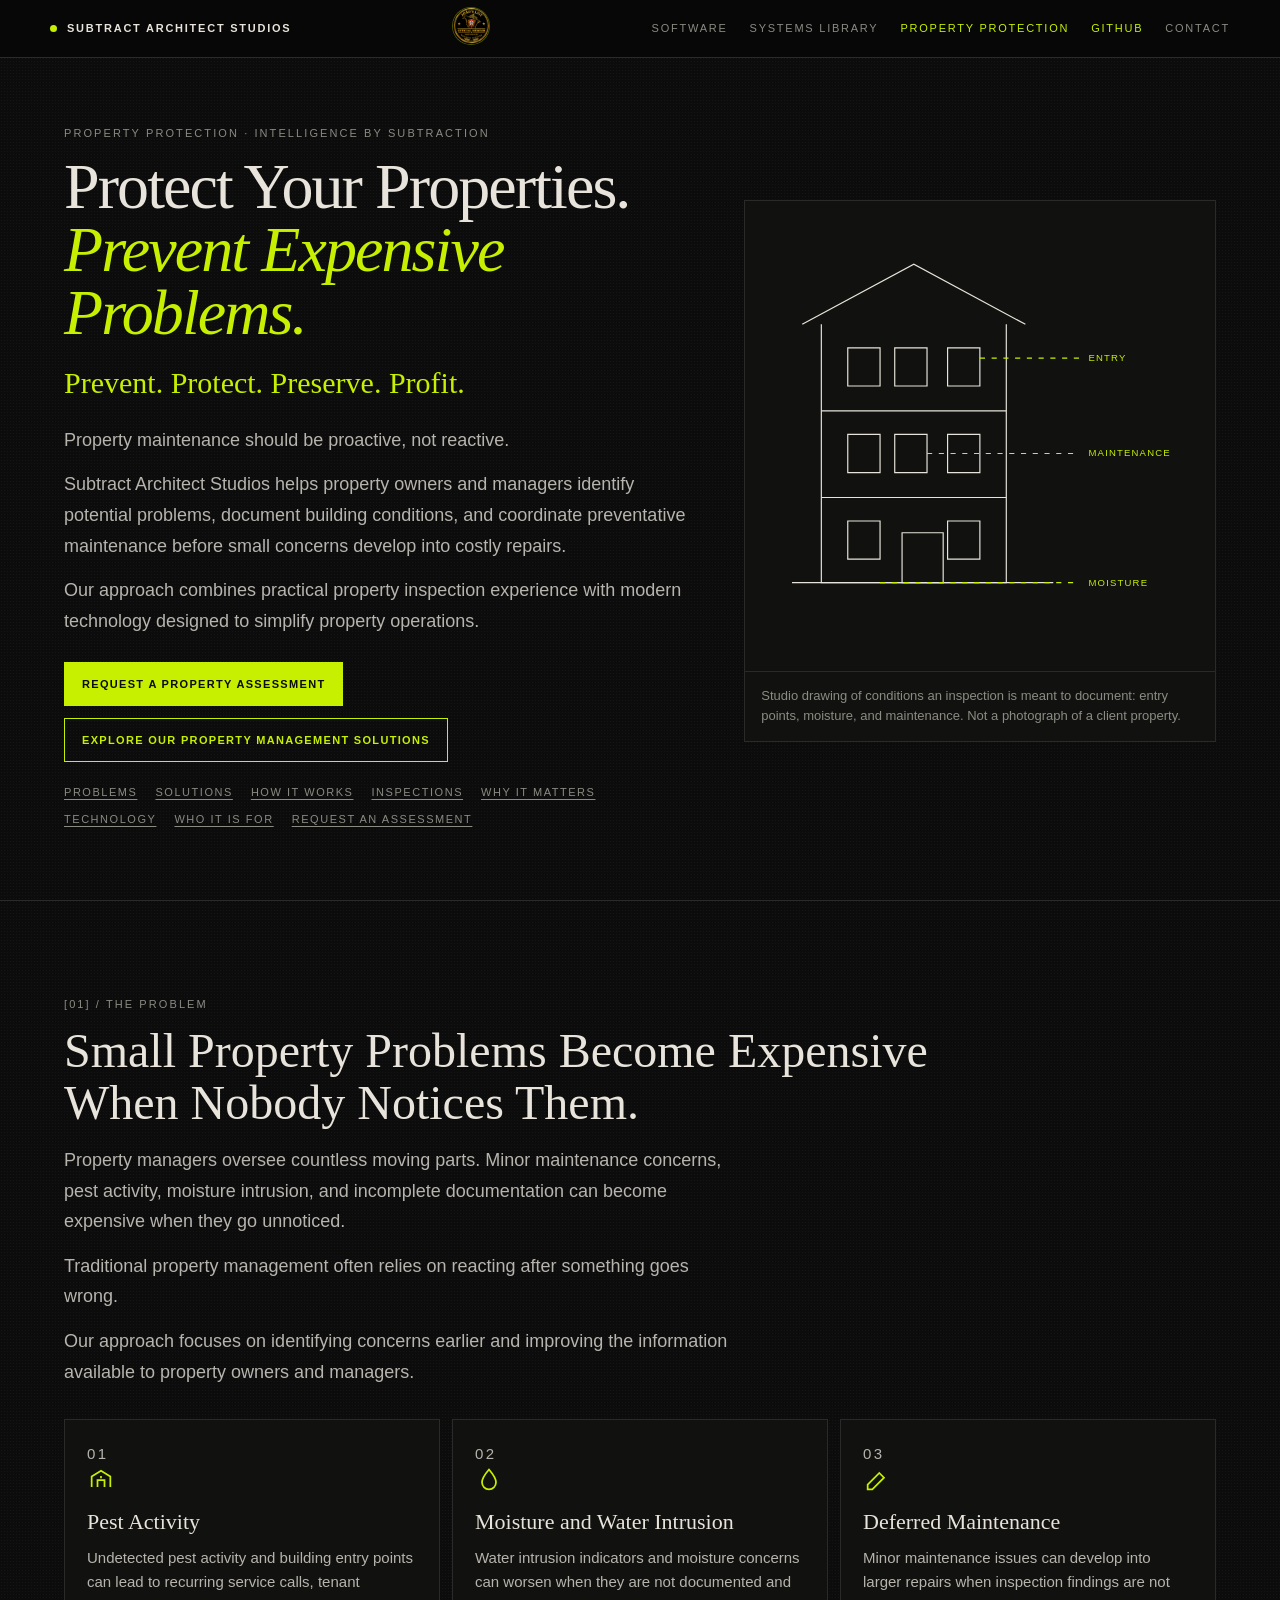
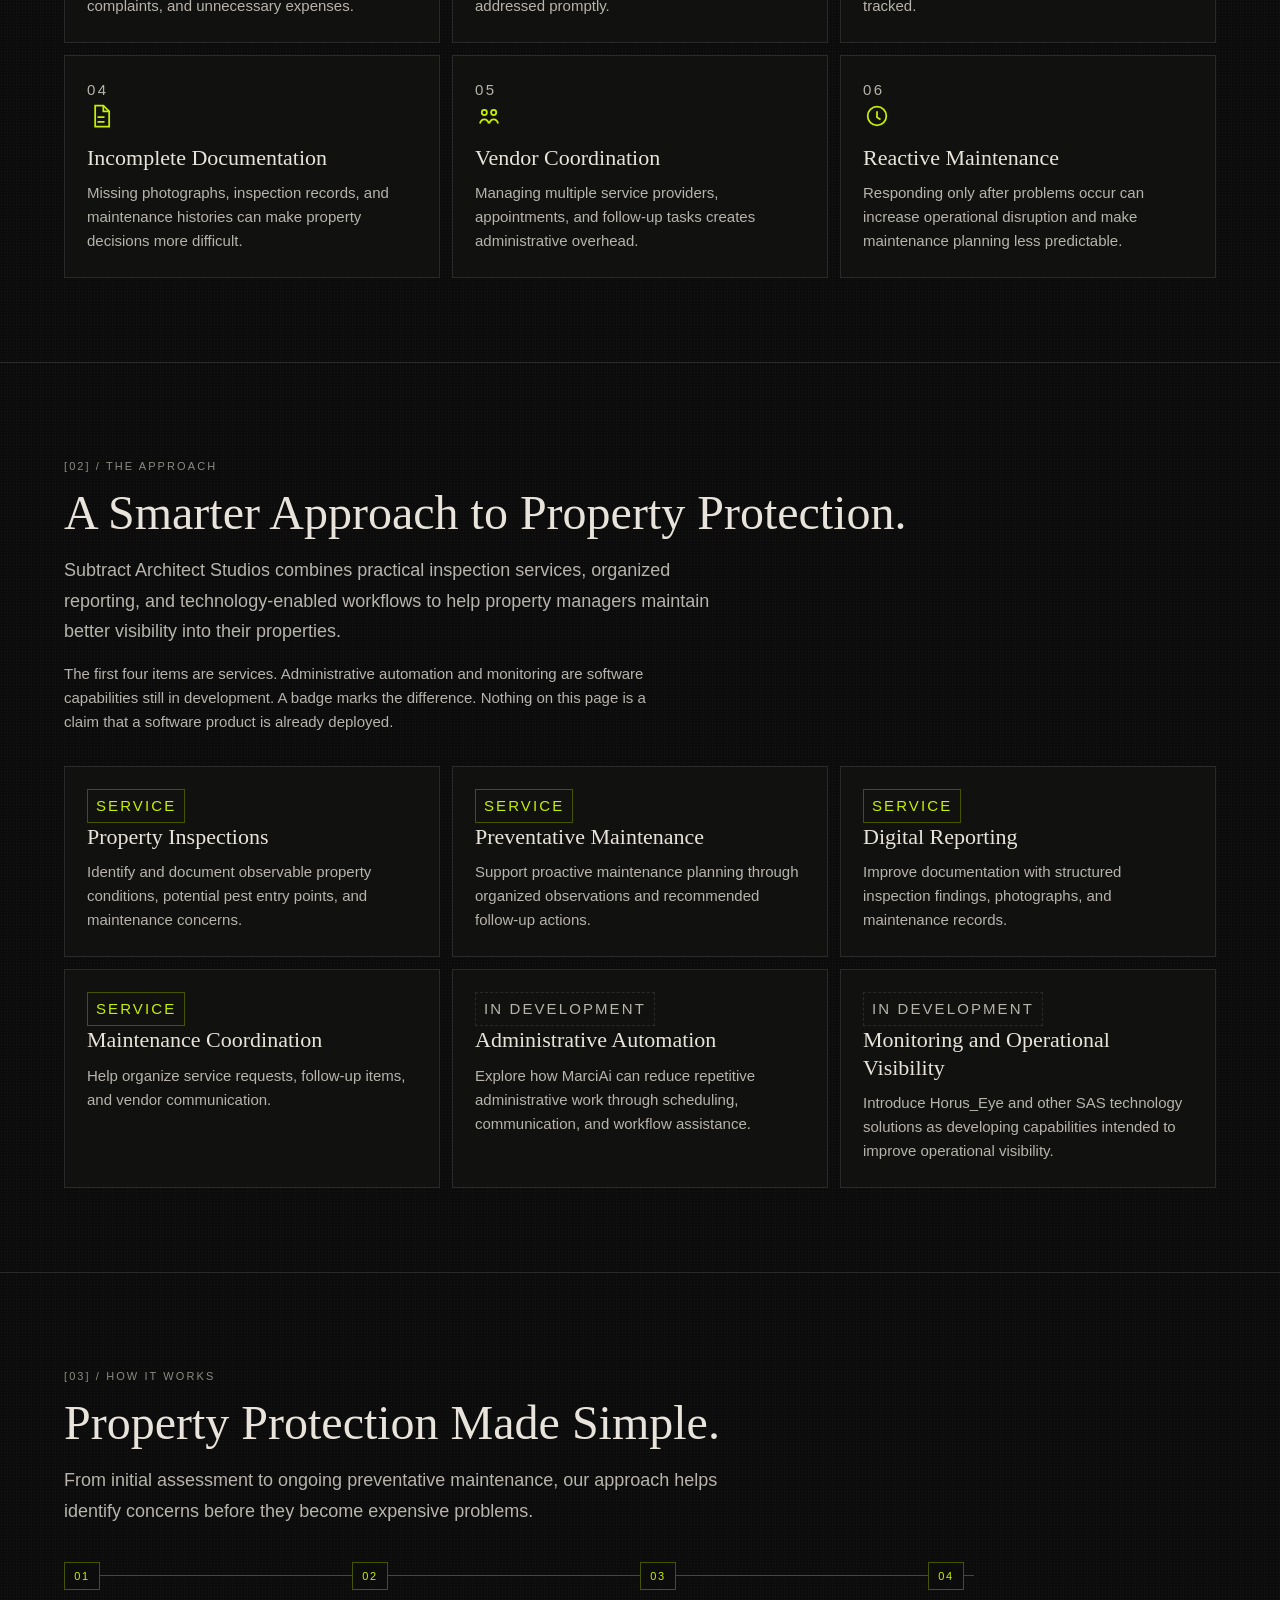
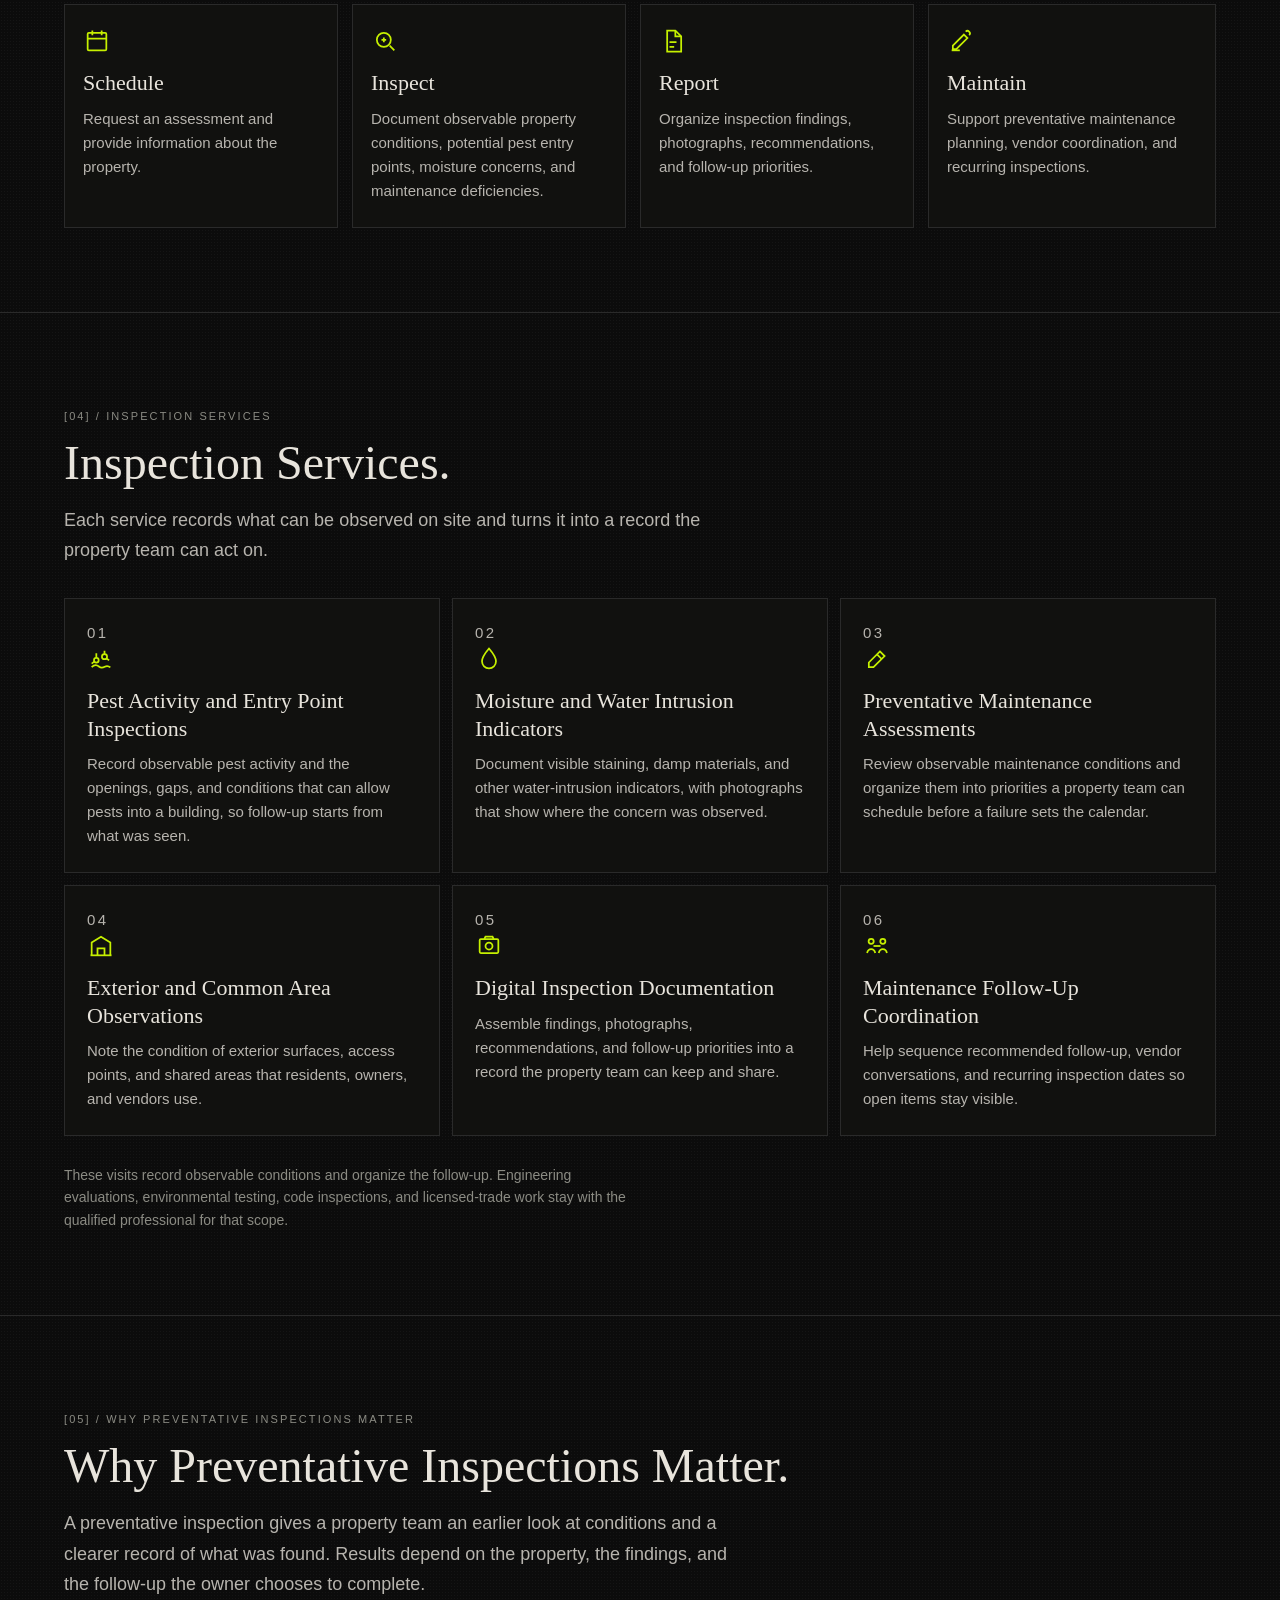
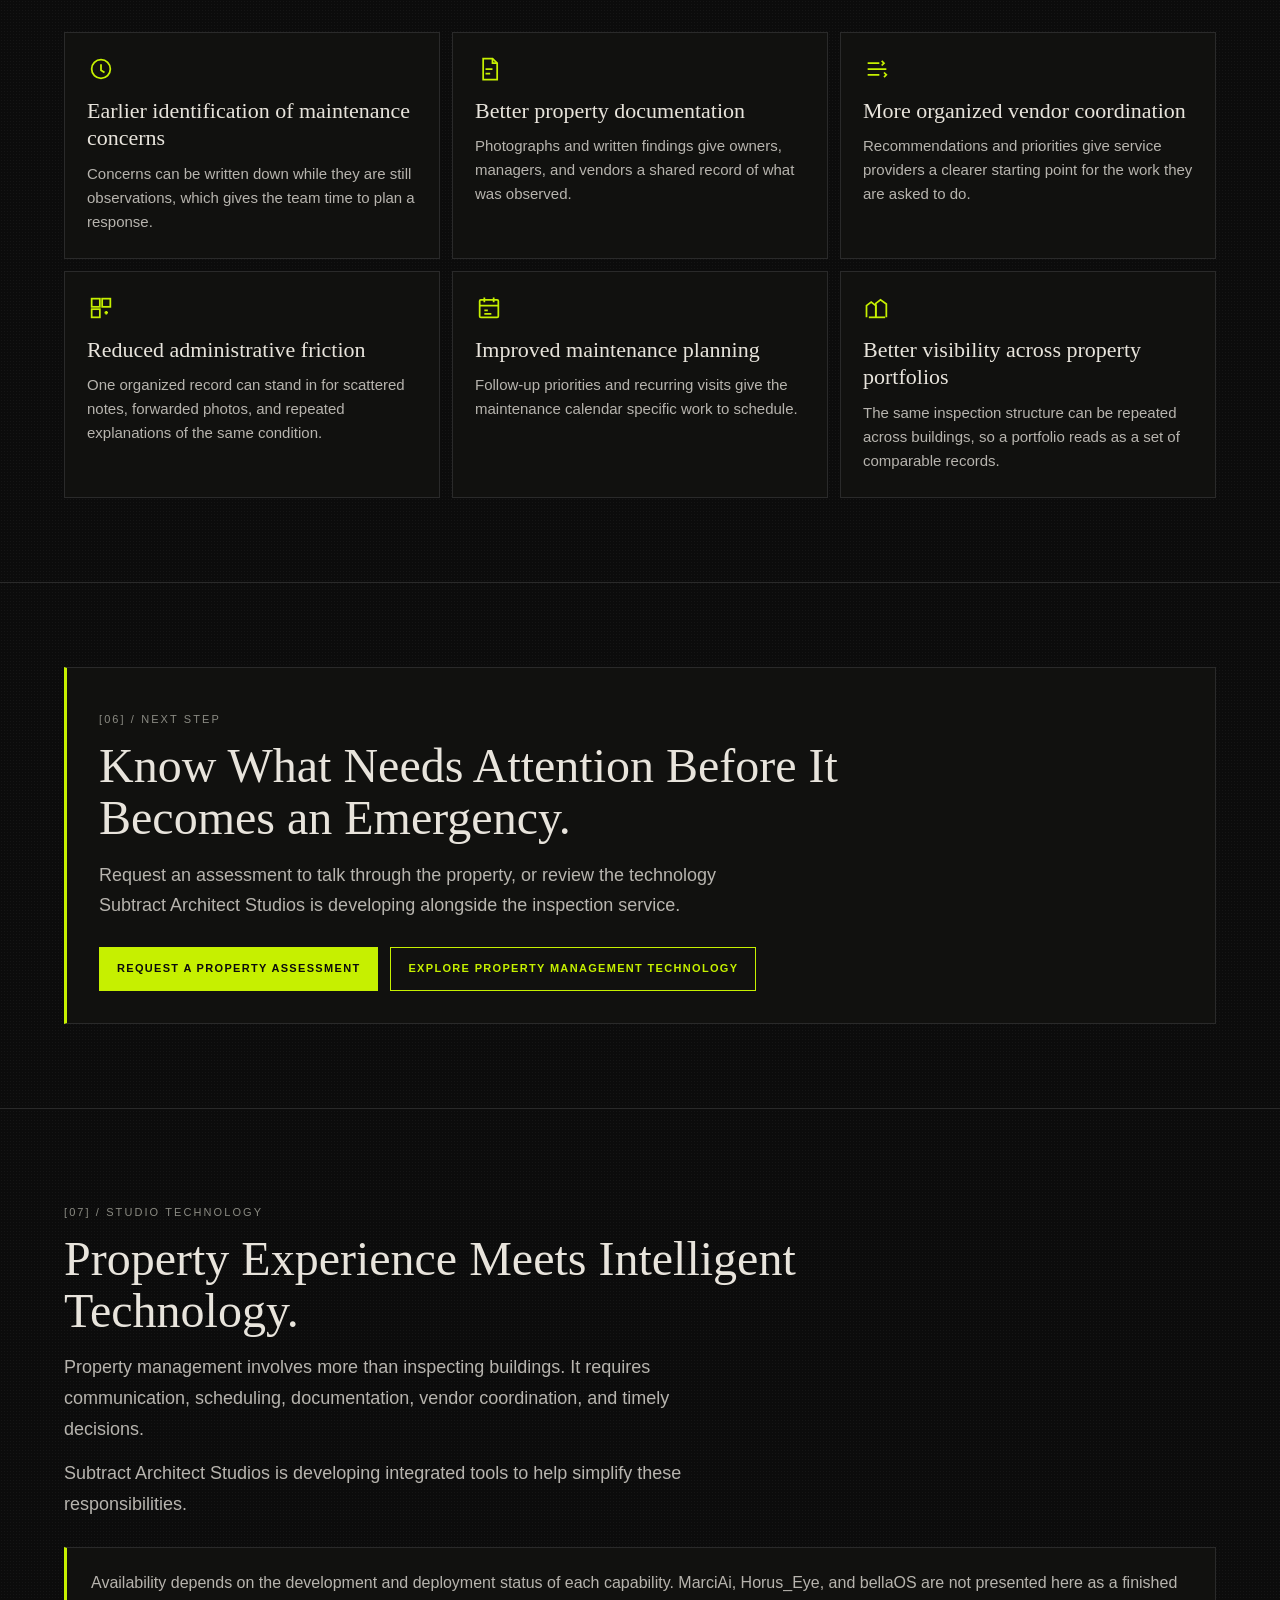
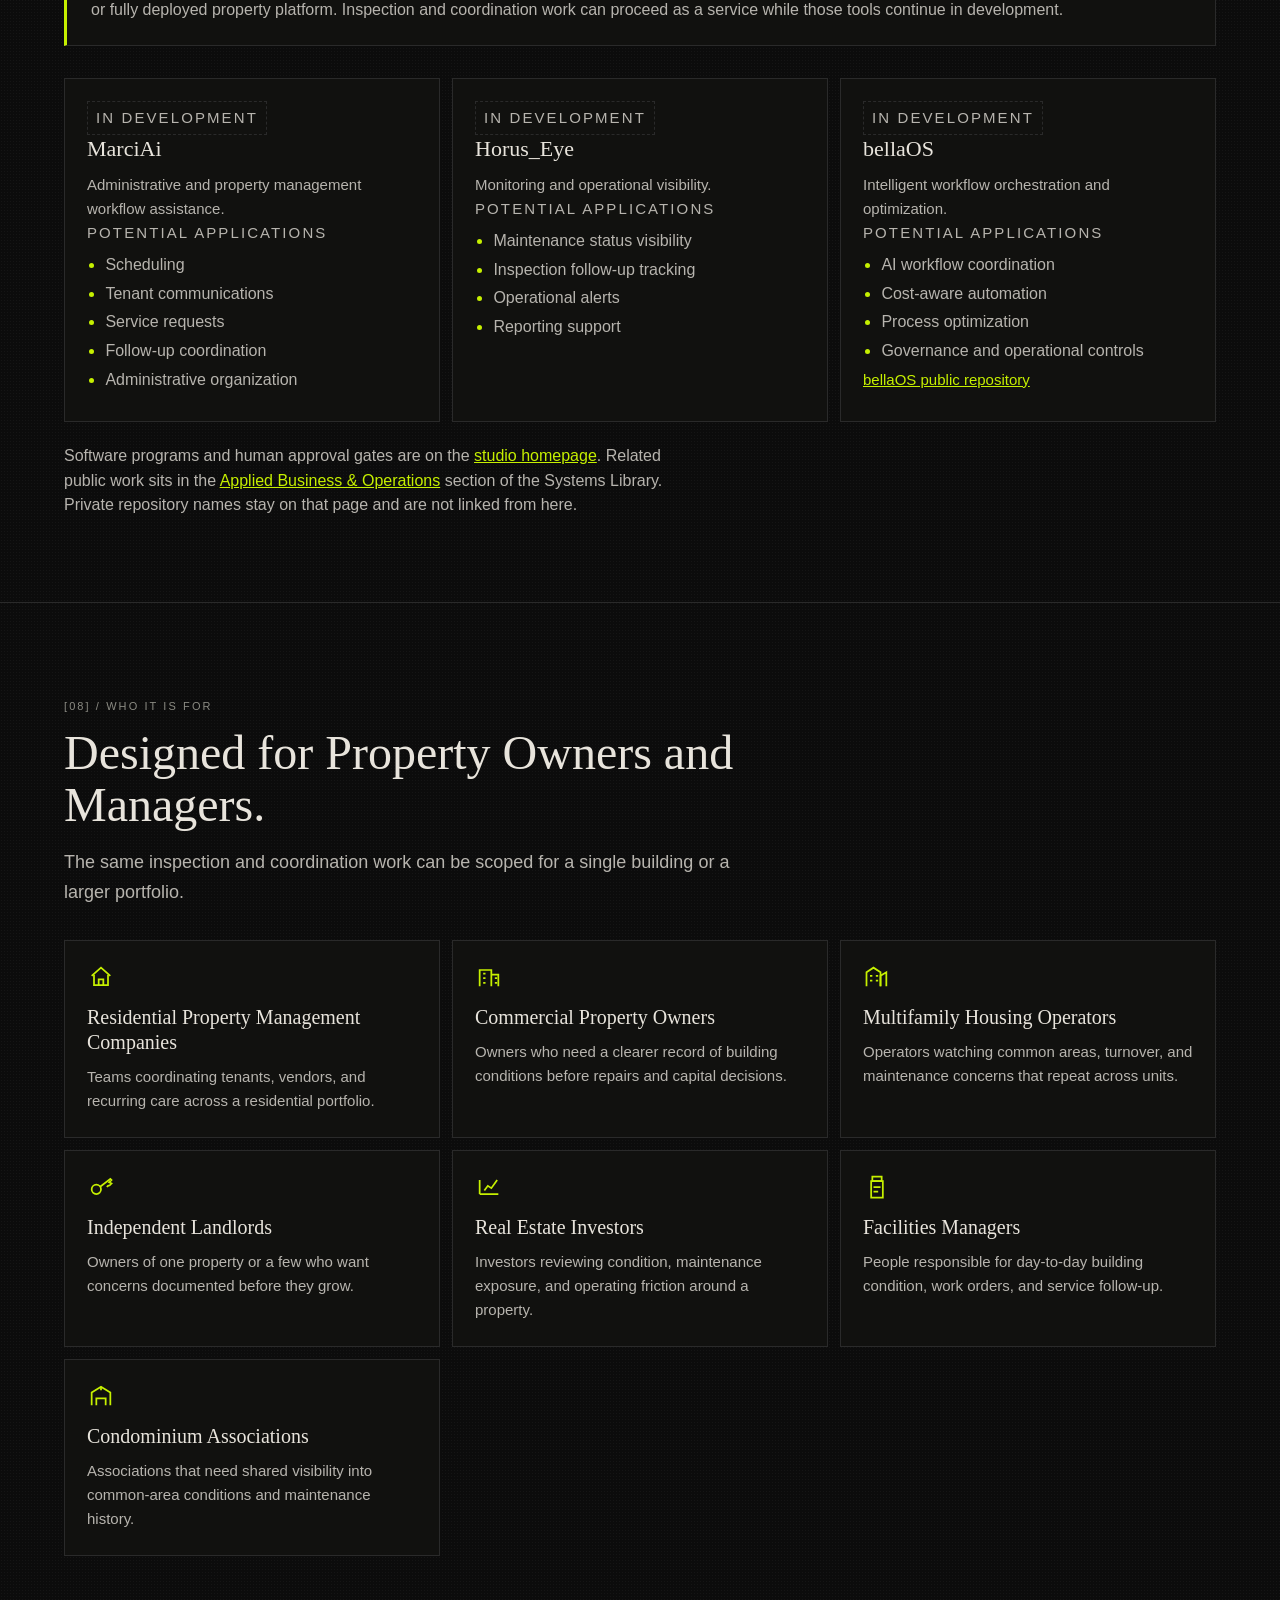
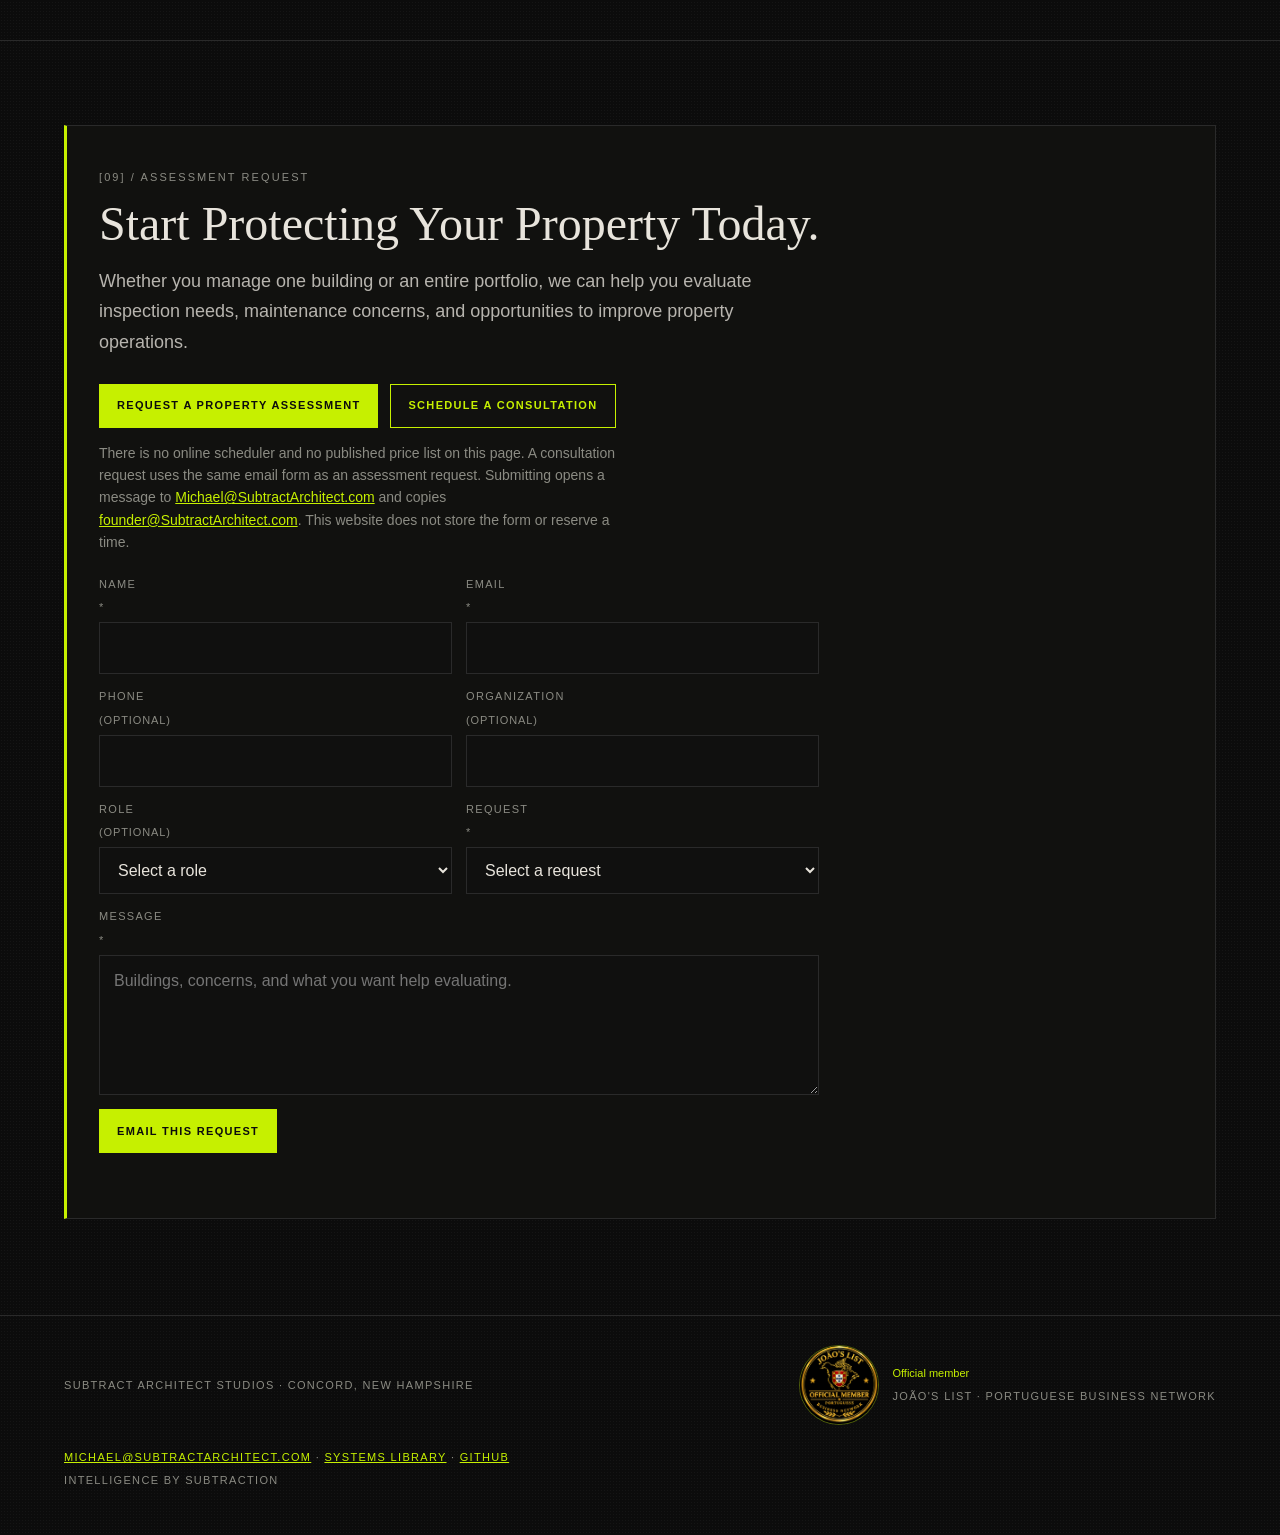
<file: property-protection/index.html>
<!DOCTYPE html>
<html lang="en">
<head>
  <meta charset="utf-8">
  <meta name="viewport" content="width=device-width, initial-scale=1">
  <title>Property Inspections &amp; Preventative Maintenance | Subtract Architect Studios</title>
  <meta name="description" content="Property inspection, preventative maintenance, and technology-enabled property management solutions for commercial and residential properties.">
  <meta name="theme-color" content="#0c0c0c">
  <link rel="canonical" href="https://www.subtractarchitect.com/property-protection/">
  <meta property="og:title" content="Property Inspections &amp; Preventative Maintenance | Subtract Architect Studios">
  <meta property="og:description" content="Property inspection, preventative maintenance, and technology-enabled property management solutions for commercial and residential properties.">
  <meta property="og:type" content="website">
  <meta property="og:url" content="https://www.subtractarchitect.com/property-protection/">
  <meta name="twitter:card" content="summary">
  <meta name="twitter:title" content="Property Inspections &amp; Preventative Maintenance | Subtract Architect Studios">
  <meta name="twitter:description" content="Property inspection, preventative maintenance, and technology-enabled property management solutions for commercial and residential properties.">
  <script type="application/ld+json">
  {
    "@context": "https://schema.org",
    "@type": "WebPage",
    "name": "Property Inspections & Preventative Maintenance",
    "description": "Property inspection, preventative maintenance, and technology-enabled property management solutions for commercial and residential properties.",
    "url": "https://www.subtractarchitect.com/property-protection/",
    "isPartOf": {
      "@type": "WebSite",
      "name": "Subtract Architect Studios",
      "url": "https://www.subtractarchitect.com/"
    },
    "publisher": {
      "@type": "Organization",
      "name": "Subtract Architect Studios",
      "url": "https://www.subtractarchitect.com/",
      "email": "founder@SubtractArchitect.com",
      "address": {
        "@type": "PostalAddress",
        "addressLocality": "Concord",
        "addressRegion": "NH",
        "addressCountry": "US"
      }
    }
  }
  </script>
  <style>
    :root{--bg:#0c0c0c;--ink:#e8e4dc;--muted:#8b8b83;--lime:#c6f000;--line:#2a2a2a;--panel:#11110f;--max:1180px;--body:#b7b4ae}
    *{box-sizing:border-box}
    html{scroll-behavior:smooth;scroll-padding-top:76px}
    body{margin:0;background:var(--bg);color:var(--ink);font-family:Inter,Helvetica,Arial,sans-serif;line-height:1.55;background-image:radial-gradient(rgba(255,255,255,.035) .6px,transparent .6px);background-size:3px 3px}
    a{color:inherit}
    img{max-width:100%;height:auto}
    .skip{position:absolute;left:12px;top:-48px;background:var(--lime);color:#0c0c0c;padding:10px 14px;z-index:80;font-weight:800;text-decoration:none}
    .skip:focus{top:12px}
    .sr-only{position:absolute;width:1px;height:1px;padding:0;margin:-1px;overflow:hidden;clip:rect(0,0,0,0);white-space:nowrap;border:0}
    .wrap{width:min(var(--max),90vw);margin:auto}
    .bar{position:sticky;top:0;z-index:50;border-bottom:1px solid var(--line);background:rgba(8,8,8,.94);backdrop-filter:blur(14px)}
    .barin{width:min(var(--max),94vw);margin:auto;min-height:54px;display:flex;align-items:center;justify-content:space-between;gap:16px 20px;flex-wrap:wrap;padding:8px 0;font-size:11px;letter-spacing:.16em;text-transform:uppercase}
    .mark{display:flex;align-items:center;gap:10px;font-weight:700;text-decoration:none}
    .dot{width:7px;height:7px;border-radius:50%;background:var(--lime);flex:none}
    .seal{width:36px;height:36px;border-radius:50%;object-fit:cover;flex:none;box-shadow:0 0 0 1px rgba(198,240,0,.35)}
    .nav{display:flex;flex-wrap:wrap;gap:14px 22px;color:var(--muted)}
    .nav a{text-decoration:none}
    .nav a:hover,.nav a[aria-current="page"]{color:var(--lime)}
    .nav a[href*="github"]{color:var(--lime)}
    .kicker,.idx{font-size:11px;letter-spacing:.19em;text-transform:uppercase;color:var(--muted)}
    h1,h2,h3{font-family:Georgia,"Times New Roman",serif;font-weight:500}
    h1{font-size:clamp(38px,5vw,68px);line-height:.98;letter-spacing:-.03em;margin:14px 0 16px}
    h1 span{display:block;font-style:italic;color:var(--lime)}
    h2{font-size:clamp(32px,4vw,48px);line-height:1.08;margin:12px 0 16px;max-width:18em}
    h3{font-size:22px;line-height:1.25;margin:0 0 10px}
    .tagline{margin:0 0 18px;font-family:Georgia,"Times New Roman",serif;font-size:clamp(22px,2.4vw,30px);color:var(--lime)}
    .lede{max-width:68ch;color:var(--body);font-size:18px;line-height:1.7;margin:0 0 14px}
    .hero{padding:56px 0 72px;border-bottom:1px solid var(--line)}
    .hero-grid{display:grid;grid-template-columns:minmax(0,1.15fr) minmax(260px,.85fr);gap:42px;align-items:center}
    .hero-actions,.lead-actions{display:flex;flex-wrap:wrap;gap:12px;margin-top:26px}
    .btn{display:inline-flex;align-items:center;justify-content:center;min-height:44px;background:var(--lime);color:#0c0c0c;padding:13px 18px;font-size:11px;letter-spacing:.12em;text-transform:uppercase;font-weight:800;text-decoration:none;border:0;cursor:pointer;font-family:inherit}
    .btn:hover{color:#0c0c0c}
    .btn.ghost{background:transparent;color:var(--lime);box-shadow:inset 0 0 0 1px var(--lime)}
    .btn.ghost:hover{color:var(--lime);background:rgba(198,240,0,.06)}
    .inpage{display:flex;flex-wrap:wrap;gap:10px 18px;margin-top:22px;font-size:11px;letter-spacing:.14em;text-transform:uppercase}
    .inpage a{color:var(--muted);text-underline-offset:.25em}
    .inpage a:hover{color:var(--lime)}
    .plate{margin:0;border:1px solid var(--line);background:#11110f}
    .plate svg{display:block;width:100%;height:auto}
    .plate figcaption{margin:0;padding:14px 16px 16px;color:var(--muted);font-size:13px;line-height:1.5;border-top:1px solid var(--line)}
    .section{padding:84px 0;border-bottom:1px solid var(--line)}
    .cards{display:grid;grid-template-columns:repeat(3,minmax(0,1fr));gap:12px;margin-top:32px}
    .card{border:1px solid var(--line);background:var(--panel);padding:22px 22px 24px}
    .card p{margin:0;color:var(--body);font-size:15px;line-height:1.6}
    .num{margin:0 0 12px;font-size:11px;letter-spacing:.16em;color:var(--muted)}
    .icon{width:28px;height:28px;color:var(--lime);margin-bottom:14px}
    .icon svg{display:block;width:100%;height:100%}
    .status{display:inline-block;margin:0 0 12px;font-size:10px;letter-spacing:.14em;text-transform:uppercase;border:1px solid var(--line);padding:4px 8px;color:var(--muted)}
    .status.service{border-color:#465400;color:var(--lime)}
    .status.dev{border-style:dashed}
    .key{max-width:70ch;color:var(--body);font-size:15px;line-height:1.6}
    .notice{margin-top:28px;border:1px solid var(--line);border-left:3px solid var(--lime);background:var(--panel);padding:22px 24px}
    .notice p{margin:0;color:var(--body);font-size:16px;line-height:1.65}
    .list-label{margin:16px 0 0;font-size:11px;letter-spacing:.14em;text-transform:uppercase;color:var(--muted)}
    .card ul{margin:8px 0 0;padding-left:1.15em;color:var(--body)}
    .card li{margin:4px 0}
    .card li::marker{color:var(--lime)}
    .repo-link{margin-top:16px}
    .repo-link a,.crosslink a,.form-note a,.foot a{color:var(--lime)}
    .crosslink{margin:22px 0 0;color:var(--body);max-width:70ch}
    .audience .card h3{font-size:20px}
    .timeline{list-style:none;margin:36px 0 0;padding:0;display:grid;grid-template-columns:repeat(4,minmax(0,1fr));gap:0}
    .step{margin:0;min-width:0;display:flex;flex-direction:column}
    .step-rail{position:relative;height:28px;margin:0 0 14px}
    .step-rail::before{content:"";position:absolute;top:13px;left:0;right:0;height:1px;background:#465400}
    .step:first-child .step-rail::before{left:8px}
    .step:last-child .step-rail::before{right:calc(100% - 46px)}
    .step-no{position:relative;z-index:1;display:inline-grid;place-items:center;min-width:36px;height:28px;padding:0 8px;background:#0c0c0c;color:var(--lime);border:1px solid #465400;font-size:11px;letter-spacing:.14em}
    .step-body{border:1px solid var(--line);background:var(--panel);padding:22px 18px 24px;margin-right:14px;height:100%}
    .step:last-child .step-body{margin-right:0}
    .step-body:hover{border-color:#465400}
    .step h3{font-size:22px}
    .step p{margin:0;color:var(--body);font-size:15px;line-height:1.6}
    .scope{margin:28px 0 0;max-width:74ch;color:var(--muted);font-size:14px;line-height:1.6}
    .workflow-cta .lead-box h2{max-width:16em}
    .lead{padding:84px 0 96px}
    .lead-box{border:1px solid var(--line);border-left:3px solid var(--lime);background:var(--panel);padding:32px}
    .form-note{color:var(--muted);font-size:14px;line-height:1.6;max-width:68ch;letter-spacing:0;text-transform:none}
    .inquiry-form{display:grid;gap:14px;margin-top:22px;max-width:720px}
    .form-row{display:grid;grid-template-columns:1fr 1fr;gap:14px}
    .inquiry-form label{display:grid;gap:6px;font-size:11px;letter-spacing:.12em;text-transform:uppercase;color:var(--muted)}
    .inquiry-form input,.inquiry-form select,.inquiry-form textarea{width:100%;background:#10100f;border:1px solid var(--line);color:var(--ink);padding:13px 14px;font:inherit;font-size:16px;letter-spacing:0;text-transform:none}
    .inquiry-form textarea{min-height:140px;resize:vertical}
    .inquiry-form .btn{justify-self:start}
    .form-status{min-height:1.4em;margin:0;color:var(--lime);font-size:14px;letter-spacing:0;text-transform:none}
    .optional{letter-spacing:.08em}
    footer{border-top:1px solid var(--line);padding:30px 0 46px;color:var(--muted);font-size:11px;letter-spacing:.12em;text-transform:uppercase}
    .foot{display:flex;justify-content:space-between;gap:25px;flex-wrap:wrap;align-items:center}
    .member{display:flex;align-items:center;gap:14px;text-transform:none;letter-spacing:0;max-width:460px;text-decoration:none;color:var(--ink)}
    .member img{width:78px;height:78px;border-radius:50%;object-fit:cover;flex:none;box-shadow:0 0 0 1px rgba(198,240,0,.35)}
    .member small,.foot small{display:block;margin-top:6px;color:var(--muted);font-size:11px;letter-spacing:.12em;text-transform:uppercase}
    a:focus-visible,button:focus-visible,input:focus-visible,select:focus-visible,textarea:focus-visible{outline:2px solid var(--lime);outline-offset:3px}
    @media (prefers-reduced-motion:no-preference){
      .card{transition:border-color .2s ease}
      .draw{stroke-dasharray:7 9;animation:march 22s linear infinite}
    }
    @media (prefers-reduced-motion:reduce){
      html{scroll-behavior:auto}
    }
    .card:hover{border-color:#465400}
    @keyframes march{to{stroke-dashoffset:-220}}
    @media (max-width:980px){
      .hero-grid,.form-row{grid-template-columns:1fr}
      .cards{grid-template-columns:1fr 1fr}
      .timeline{grid-template-columns:1fr;gap:12px}
      .step{border:1px solid var(--line);background:var(--panel);padding:22px}
      .step-rail{height:auto;margin:0 0 14px}
      .step-rail::before{display:none}
      .step-body{border:0;background:transparent;padding:0;margin:0;height:auto}
      .step:hover{border-color:#465400}
    }
    @media (max-width:640px){
      .cards{grid-template-columns:1fr}
      .hero-actions .btn,.lead-actions .btn,.inquiry-form .btn{width:100%}
      .lead-box{padding:22px}
      .section,.lead{padding:64px 0}
    }
  </style>
</head>
<body>
  <a class="skip" href="#content">Skip to content</a>
  <header class="bar">
    <div class="barin">
      <a class="mark" href="../index.html"><span class="dot" aria-hidden="true"></span> Subtract Architect Studios</a>
      <a href="https://joaoslist.com" target="_blank" rel="noopener noreferrer" title="João's List official member"><img class="seal" src="../media/joaos-list-official-member.jpg" alt="João's List official member, Portuguese Business Network" width="36" height="36"></a>
      <nav class="nav" aria-label="Primary">
        <a href="../index.html">Software</a>
        <a href="../library/">Systems Library</a>
        <a href="./" aria-current="page">Property Protection</a>
        <a href="https://github.com/michaelchaves-dev" target="_blank" rel="noopener noreferrer">GitHub <span class="sr-only">(opens in a new tab)</span></a>
        <a href="#assessment">Contact</a>
      </nav>
    </div>
  </header>
  <main id="content">
    <section class="hero" id="top">
      <div class="wrap hero-grid">
        <div>
          <p class="kicker">Property protection · Intelligence by Subtraction</p>
          <h1>Protect Your Properties. <span>Prevent Expensive Problems.</span></h1>
          <p class="tagline">Prevent. Protect. Preserve. Profit.</p>
          <p class="lede">Property maintenance should be proactive, not reactive.</p>
          <p class="lede">Subtract Architect Studios helps property owners and managers identify potential problems, document building conditions, and coordinate preventative maintenance before small concerns develop into costly repairs.</p>
          <p class="lede">Our approach combines practical property inspection experience with modern technology designed to simplify property operations.</p>
          <div class="hero-actions">
            <a class="btn" href="#assessment" data-intent="Property assessment">Request a Property Assessment</a>
            <a class="btn ghost" href="#solutions">Explore Our Property Management Solutions</a>
          </div>
          <nav class="inpage" aria-label="On this page">
            <a href="#problems">Problems</a>
            <a href="#solutions">Solutions</a>
            <a href="#workflow">How it works</a>
            <a href="#services">Inspections</a>
            <a href="#why">Why it matters</a>
            <a href="#technology">Technology</a>
            <a href="#audience">Who it is for</a>
            <a href="#assessment">Request an assessment</a>
          </nav>
        </div>
        <figure class="plate">
          <svg viewBox="0 0 640 640" aria-hidden="true">
            <rect width="640" height="640" fill="#11110f"/>
            <g fill="none" stroke="#e8e4dc" stroke-width="1.6">
              <path d="M78 168 L230 86 L382 168"/>
              <path d="M104 168 V520 H356 V168"/>
              <path d="M104 286 H356 M104 404 H356"/>
              <path d="M140 200 H184 V252 H140 Z M204 200 H248 V252 H204 Z M276 200 H320 V252 H276 Z"/>
              <path d="M140 318 H184 V370 H140 Z M204 318 H248 V370 H204 Z M276 318 H320 V370 H276 Z"/>
              <path d="M140 436 H184 V488 H140 Z M276 436 H320 V488 H276 Z"/>
              <path d="M214 452 H270 V520 H214 Z"/>
              <path d="M64 520 H420"/>
            </g>
            <g fill="none" stroke="#c6f000" stroke-width="1.6" class="draw">
              <path d="M320 214 H456"/>
              <path d="M248 344 H456"/>
              <path d="M184 520 H456"/>
            </g>
            <g fill="#c6f000" font-family="Inter, Helvetica, Arial, sans-serif" font-size="13" letter-spacing="1.6">
              <text x="468" y="218">ENTRY</text>
              <text x="468" y="348">MAINTENANCE</text>
              <text x="468" y="524">MOISTURE</text>
            </g>
          </svg>
          <figcaption>Studio drawing of conditions an inspection is meant to document: entry points, moisture, and maintenance. Not a photograph of a client property.</figcaption>
        </figure>
      </div>
    </section>

    <section class="section" id="problems">
      <div class="wrap">
        <p class="idx">[01] / The problem</p>
        <h2>Small Property Problems Become Expensive When Nobody Notices Them.</h2>
        <p class="lede">Property managers oversee countless moving parts. Minor maintenance concerns, pest activity, moisture intrusion, and incomplete documentation can become expensive when they go unnoticed.</p>
        <p class="lede">Traditional property management often relies on reacting after something goes wrong.</p>
        <p class="lede">Our approach focuses on identifying concerns earlier and improving the information available to property owners and managers.</p>
        <div class="cards">
          <article class="card">
            <p class="num">01</p>
            <div class="icon" aria-hidden="true"><svg viewBox="0 0 24 24" fill="none" stroke="currentColor" stroke-width="1.5"><path d="M4 18V9l8-5 8 5v9"/><path d="M9 18v-6h6v6"/><path d="M12 8.5v2"/></svg></div>
            <h3>Pest Activity</h3>
            <p>Undetected pest activity and building entry points can lead to recurring service calls, tenant complaints, and unnecessary expenses.</p>
          </article>
          <article class="card">
            <p class="num">02</p>
            <div class="icon" aria-hidden="true"><svg viewBox="0 0 24 24" fill="none" stroke="currentColor" stroke-width="1.5"><path d="M12 3s6 7 6 11a6 6 0 0 1-12 0c0-4 6-11 6-11z"/></svg></div>
            <h3>Moisture and Water Intrusion</h3>
            <p>Water intrusion indicators and moisture concerns can worsen when they are not documented and addressed promptly.</p>
          </article>
          <article class="card">
            <p class="num">03</p>
            <div class="icon" aria-hidden="true"><svg viewBox="0 0 24 24" fill="none" stroke="currentColor" stroke-width="1.5"><path d="M14 6l4 4L8 20H4v-4L14 6z"/></svg></div>
            <h3>Deferred Maintenance</h3>
            <p>Minor maintenance issues can develop into larger repairs when inspection findings are not tracked.</p>
          </article>
          <article class="card">
            <p class="num">04</p>
            <div class="icon" aria-hidden="true"><svg viewBox="0 0 24 24" fill="none" stroke="currentColor" stroke-width="1.5"><path d="M7 3h7l5 5v13H7z"/><path d="M14 3v5h5M9 13h6M9 17h6"/></svg></div>
            <h3>Incomplete Documentation</h3>
            <p>Missing photographs, inspection records, and maintenance histories can make property decisions more difficult.</p>
          </article>
          <article class="card">
            <p class="num">05</p>
            <div class="icon" aria-hidden="true"><svg viewBox="0 0 24 24" fill="none" stroke="currentColor" stroke-width="1.5"><circle cx="8" cy="9" r="2.2"/><circle cx="16" cy="9" r="2.2"/><path d="M4.2 18.5c.6-2.4 2.2-3.7 3.8-3.7s3.2 1.3 3.8 3.7M12.2 18.5c.6-2.4 2.2-3.7 3.8-3.7s3.2 1.3 3.8 3.7"/></svg></div>
            <h3>Vendor Coordination</h3>
            <p>Managing multiple service providers, appointments, and follow-up tasks creates administrative overhead.</p>
          </article>
          <article class="card">
            <p class="num">06</p>
            <div class="icon" aria-hidden="true"><svg viewBox="0 0 24 24" fill="none" stroke="currentColor" stroke-width="1.5"><circle cx="12" cy="12" r="8"/><path d="M12 8v5l3 2"/></svg></div>
            <h3>Reactive Maintenance</h3>
            <p>Responding only after problems occur can increase operational disruption and make maintenance planning less predictable.</p>
          </article>
        </div>
      </div>
    </section>

    <section class="section" id="solutions">
      <div class="wrap">
        <p class="idx">[02] / The approach</p>
        <h2>A Smarter Approach to Property Protection.</h2>
        <p class="lede">Subtract Architect Studios combines practical inspection services, organized reporting, and technology-enabled workflows to help property managers maintain better visibility into their properties.</p>
        <p class="key">The first four items are services. Administrative automation and monitoring are software capabilities still in development. A badge marks the difference. Nothing on this page is a claim that a software product is already deployed.</p>
        <div class="cards">
          <article class="card">
            <p class="status service">Service</p>
            <h3>Property Inspections</h3>
            <p>Identify and document observable property conditions, potential pest entry points, and maintenance concerns.</p>
          </article>
          <article class="card">
            <p class="status service">Service</p>
            <h3>Preventative Maintenance</h3>
            <p>Support proactive maintenance planning through organized observations and recommended follow-up actions.</p>
          </article>
          <article class="card">
            <p class="status service">Service</p>
            <h3>Digital Reporting</h3>
            <p>Improve documentation with structured inspection findings, photographs, and maintenance records.</p>
          </article>
          <article class="card">
            <p class="status service">Service</p>
            <h3>Maintenance Coordination</h3>
            <p>Help organize service requests, follow-up items, and vendor communication.</p>
          </article>
          <article class="card">
            <p class="status dev">In development</p>
            <h3>Administrative Automation</h3>
            <p>Explore how MarciAi can reduce repetitive administrative work through scheduling, communication, and workflow assistance.</p>
          </article>
          <article class="card">
            <p class="status dev">In development</p>
            <h3>Monitoring and Operational Visibility</h3>
            <p>Introduce Horus_Eye and other SAS technology solutions as developing capabilities intended to improve operational visibility.</p>
          </article>
        </div>
      </div>
    </section>

    <section class="section" id="workflow" aria-labelledby="workflow-title">
      <div class="wrap">
        <p class="idx">[03] / How it works</p>
        <h2 id="workflow-title">Property Protection Made Simple.</h2>
        <p class="lede">From initial assessment to ongoing preventative maintenance, our approach helps identify concerns before they become expensive problems.</p>
        <ol class="timeline">
          <li class="step">
            <div class="step-rail"><span class="step-no">01</span></div>
            <div class="step-body">
              <div class="icon" aria-hidden="true"><svg viewBox="0 0 24 24" fill="none" stroke="currentColor" stroke-width="1.5"><rect x="4" y="5" width="16" height="15" rx="1"/><path d="M8 3v4M16 3v4M4 10h16"/></svg></div>
              <h3>Schedule</h3>
              <p>Request an assessment and provide information about the property.</p>
            </div>
          </li>
          <li class="step">
            <div class="step-rail"><span class="step-no">02</span></div>
            <div class="step-body">
              <div class="icon" aria-hidden="true"><svg viewBox="0 0 24 24" fill="none" stroke="currentColor" stroke-width="1.5"><circle cx="11" cy="11" r="6"/><path d="M16 16l4 4"/><path d="M9 11h4M11 9v4"/></svg></div>
              <h3>Inspect</h3>
              <p>Document observable property conditions, potential pest entry points, moisture concerns, and maintenance deficiencies.</p>
            </div>
          </li>
          <li class="step">
            <div class="step-rail"><span class="step-no">03</span></div>
            <div class="step-body">
              <div class="icon" aria-hidden="true"><svg viewBox="0 0 24 24" fill="none" stroke="currentColor" stroke-width="1.5"><path d="M7 3h7l5 5v13H7z"/><path d="M14 3v5h5M9 13h6M9 17h4"/></svg></div>
              <h3>Report</h3>
              <p>Organize inspection findings, photographs, recommendations, and follow-up priorities.</p>
            </div>
          </li>
          <li class="step">
            <div class="step-rail"><span class="step-no">04</span></div>
            <div class="step-body">
              <div class="icon" aria-hidden="true"><svg viewBox="0 0 24 24" fill="none" stroke="currentColor" stroke-width="1.5"><path d="M14.5 6.5l3 3L8 19H5v-3l9.5-9.5z"/><path d="M4 20h7"/><path d="M16 4a2.1 2.1 0 0 1 3 3"/></svg></div>
              <h3>Maintain</h3>
              <p>Support preventative maintenance planning, vendor coordination, and recurring inspections.</p>
            </div>
          </li>
        </ol>
      </div>
    </section>

    <section class="section" id="services" aria-labelledby="services-title">
      <div class="wrap">
        <p class="idx">[04] / Inspection services</p>
        <h2 id="services-title">Inspection Services.</h2>
        <p class="lede">Each service records what can be observed on site and turns it into a record the property team can act on.</p>
        <div class="cards">
          <article class="card">
            <p class="num">01</p>
            <div class="icon" aria-hidden="true"><svg viewBox="0 0 24 24" fill="none" stroke="currentColor" stroke-width="1.5"><circle cx="8" cy="13" r="2"/><circle cx="15" cy="10" r="2.2"/><path d="M8 11V7M15 7.8V5M6.2 14.2L4 16M16.6 11.6L19 13"/><path d="M4 19c2-2 4.2-2.2 6.2-.6 1.4 1.1 3.2 1.2 5 .2 1.6-.9 3.4-.6 4.8.6"/></svg></div>
            <h3>Pest Activity and Entry Point Inspections</h3>
            <p>Record observable pest activity and the openings, gaps, and conditions that can allow pests into a building, so follow-up starts from what was seen.</p>
          </article>
          <article class="card">
            <p class="num">02</p>
            <div class="icon" aria-hidden="true"><svg viewBox="0 0 24 24" fill="none" stroke="currentColor" stroke-width="1.5"><path d="M12 3s6 7 6 11a6 6 0 0 1-12 0c0-4 6-11 6-11z"/></svg></div>
            <h3>Moisture and Water Intrusion Indicators</h3>
            <p>Document visible staining, damp materials, and other water-intrusion indicators, with photographs that show where the concern was observed.</p>
          </article>
          <article class="card">
            <p class="num">03</p>
            <div class="icon" aria-hidden="true"><svg viewBox="0 0 24 24" fill="none" stroke="currentColor" stroke-width="1.5"><path d="M14.5 5.5l4 4L9 19H5v-4l9.5-9.5z"/><path d="M12 8l4 4"/></svg></div>
            <h3>Preventative Maintenance Assessments</h3>
            <p>Review observable maintenance conditions and organize them into priorities a property team can schedule before a failure sets the calendar.</p>
          </article>
          <article class="card">
            <p class="num">04</p>
            <div class="icon" aria-hidden="true"><svg viewBox="0 0 24 24" fill="none" stroke="currentColor" stroke-width="1.5"><path d="M4 20V9l8-5 8 5v11"/><path d="M9 20v-6h6v6"/><path d="M3 20h18"/></svg></div>
            <h3>Exterior and Common Area Observations</h3>
            <p>Note the condition of exterior surfaces, access points, and shared areas that residents, owners, and vendors use.</p>
          </article>
          <article class="card">
            <p class="num">05</p>
            <div class="icon" aria-hidden="true"><svg viewBox="0 0 24 24" fill="none" stroke="currentColor" stroke-width="1.5"><rect x="4" y="6" width="16" height="12" rx="1"/><circle cx="12" cy="12" r="3"/><path d="M8 6l1-2h6l1 2"/></svg></div>
            <h3>Digital Inspection Documentation</h3>
            <p>Assemble findings, photographs, recommendations, and follow-up priorities into a record the property team can keep and share.</p>
          </article>
          <article class="card">
            <p class="num">06</p>
            <div class="icon" aria-hidden="true"><svg viewBox="0 0 24 24" fill="none" stroke="currentColor" stroke-width="1.5"><circle cx="7" cy="8" r="2.2"/><circle cx="17" cy="8" r="2.2"/><path d="M3.5 18c.5-2.2 2-3.4 3.5-3.4S10 15.8 10.5 18M13.5 18c.5-2.2 2-3.4 3.5-3.4s3 1.2 3.5 3.4"/><path d="M9 12h6"/></svg></div>
            <h3>Maintenance Follow-Up Coordination</h3>
            <p>Help sequence recommended follow-up, vendor conversations, and recurring inspection dates so open items stay visible.</p>
          </article>
        </div>
        <p class="scope">These visits record observable conditions and organize the follow-up. Engineering evaluations, environmental testing, code inspections, and licensed-trade work stay with the qualified professional for that scope.</p>
      </div>
    </section>

    <section class="section" id="why" aria-labelledby="why-title">
      <div class="wrap">
        <p class="idx">[05] / Why preventative inspections matter</p>
        <h2 id="why-title">Why Preventative Inspections Matter.</h2>
        <p class="lede">A preventative inspection gives a property team an earlier look at conditions and a clearer record of what was found. Results depend on the property, the findings, and the follow-up the owner chooses to complete.</p>
        <div class="cards">
          <article class="card">
            <div class="icon" aria-hidden="true"><svg viewBox="0 0 24 24" fill="none" stroke="currentColor" stroke-width="1.5"><circle cx="12" cy="12" r="8"/><path d="M12 8v5l3 2"/></svg></div>
            <h3>Earlier identification of maintenance concerns</h3>
            <p>Concerns can be written down while they are still observations, which gives the team time to plan a response.</p>
          </article>
          <article class="card">
            <div class="icon" aria-hidden="true"><svg viewBox="0 0 24 24" fill="none" stroke="currentColor" stroke-width="1.5"><path d="M7 3h8l4 4v14H7z"/><path d="M15 3v4h4M9 12h6M9 16h4"/></svg></div>
            <h3>Better property documentation</h3>
            <p>Photographs and written findings give owners, managers, and vendors a shared record of what was observed.</p>
          </article>
          <article class="card">
            <div class="icon" aria-hidden="true"><svg viewBox="0 0 24 24" fill="none" stroke="currentColor" stroke-width="1.5"><path d="M4 7h10M4 12h16M4 17h10"/><path d="M16 5l2 2-2 2M18 15l2 2-2 2"/></svg></div>
            <h3>More organized vendor coordination</h3>
            <p>Recommendations and priorities give service providers a clearer starting point for the work they are asked to do.</p>
          </article>
          <article class="card">
            <div class="icon" aria-hidden="true"><svg viewBox="0 0 24 24" fill="none" stroke="currentColor" stroke-width="1.5"><rect x="4" y="4" width="7" height="7"/><rect x="13" y="4" width="7" height="7"/><rect x="4" y="13" width="7" height="7"/><path d="M15 16h3M16.5 14.5v3"/></svg></div>
            <h3>Reduced administrative friction</h3>
            <p>One organized record can stand in for scattered notes, forwarded photos, and repeated explanations of the same condition.</p>
          </article>
          <article class="card">
            <div class="icon" aria-hidden="true"><svg viewBox="0 0 24 24" fill="none" stroke="currentColor" stroke-width="1.5"><rect x="4" y="5" width="16" height="15" rx="1"/><path d="M8 3v4M16 3v4M4 10h16M8 14h3M8 17h6"/></svg></div>
            <h3>Improved maintenance planning</h3>
            <p>Follow-up priorities and recurring visits give the maintenance calendar specific work to schedule.</p>
          </article>
          <article class="card">
            <div class="icon" aria-hidden="true"><svg viewBox="0 0 24 24" fill="none" stroke="currentColor" stroke-width="1.5"><path d="M3 20V10l4-3 4 3v10"/><path d="M11 20V8l4-3 5 3.5V20"/><path d="M5 20h14"/></svg></div>
            <h3>Better visibility across property portfolios</h3>
            <p>The same inspection structure can be repeated across buildings, so a portfolio reads as a set of comparable records.</p>
          </article>
        </div>
      </div>
    </section>

    <section class="section workflow-cta" id="inspection-cta" aria-labelledby="inspection-cta-title">
      <div class="wrap">
        <div class="lead-box">
          <p class="idx">[06] / Next step</p>
          <h2 id="inspection-cta-title">Know What Needs Attention Before It Becomes an Emergency.</h2>
          <p class="lede">Request an assessment to talk through the property, or review the technology Subtract Architect Studios is developing alongside the inspection service.</p>
          <div class="lead-actions">
            <a class="btn" href="#assessment" data-intent="Property assessment">Request a Property Assessment</a>
            <a class="btn ghost" href="#technology">Explore Property Management Technology</a>
          </div>
        </div>
      </div>
    </section>

    <section class="section" id="technology">
      <div class="wrap">
        <p class="idx">[07] / Studio technology</p>
        <h2>Property Experience Meets Intelligent Technology.</h2>
        <p class="lede">Property management involves more than inspecting buildings. It requires communication, scheduling, documentation, vendor coordination, and timely decisions.</p>
        <p class="lede">Subtract Architect Studios is developing integrated tools to help simplify these responsibilities.</p>
        <div class="notice">
          <p>Availability depends on the development and deployment status of each capability. MarciAi, Horus_Eye, and bellaOS are not presented here as a finished or fully deployed property platform. Inspection and coordination work can proceed as a service while those tools continue in development.</p>
        </div>
        <div class="cards">
          <article class="card">
            <p class="status dev">In development</p>
            <h3>MarciAi</h3>
            <p>Administrative and property management workflow assistance.</p>
            <p class="list-label">Potential applications</p>
            <ul>
              <li>Scheduling</li>
              <li>Tenant communications</li>
              <li>Service requests</li>
              <li>Follow-up coordination</li>
              <li>Administrative organization</li>
            </ul>
          </article>
          <article class="card">
            <p class="status dev">In development</p>
            <h3>Horus_Eye</h3>
            <p>Monitoring and operational visibility.</p>
            <p class="list-label">Potential applications</p>
            <ul>
              <li>Maintenance status visibility</li>
              <li>Inspection follow-up tracking</li>
              <li>Operational alerts</li>
              <li>Reporting support</li>
            </ul>
          </article>
          <article class="card">
            <p class="status dev">In development</p>
            <h3>bellaOS</h3>
            <p>Intelligent workflow orchestration and optimization.</p>
            <p class="list-label">Potential applications</p>
            <ul>
              <li>AI workflow coordination</li>
              <li>Cost-aware automation</li>
              <li>Process optimization</li>
              <li>Governance and operational controls</li>
            </ul>
            <p class="repo-link"><a href="https://github.com/michaelchaves-dev/bellaOS" target="_blank" rel="noopener noreferrer">bellaOS public repository <span class="sr-only">(opens in a new tab)</span></a></p>
          </article>
        </div>
        <p class="crosslink">Software programs and human approval gates are on the <a href="../index.html">studio homepage</a>. Related public work sits in the <a href="../library/#applied-business-operations">Applied Business &amp; Operations</a> section of the Systems Library. Private repository names stay on that page and are not linked from here.</p>
      </div>
    </section>

    <section class="section audience" id="audience">
      <div class="wrap">
        <p class="idx">[08] / Who it is for</p>
        <h2>Designed for Property Owners and Managers.</h2>
        <p class="lede">The same inspection and coordination work can be scoped for a single building or a larger portfolio.</p>
        <div class="cards">
          <article class="card">
            <div class="icon" aria-hidden="true"><svg viewBox="0 0 24 24" fill="none" stroke="currentColor" stroke-width="1.5"><path d="M4 11l8-7 8 7"/><path d="M6 10v9h12v-9"/><path d="M10 19v-5h4v5"/></svg></div>
            <h3>Residential Property Management Companies</h3>
            <p>Teams coordinating tenants, vendors, and recurring care across a residential portfolio.</p>
          </article>
          <article class="card">
            <div class="icon" aria-hidden="true"><svg viewBox="0 0 24 24" fill="none" stroke="currentColor" stroke-width="1.5"><path d="M4 20V6h10v14"/><path d="M14 10h6v10"/><path d="M7 9h2M7 13h2M7 17h2M17 13h2M17 17h2"/></svg></div>
            <h3>Commercial Property Owners</h3>
            <p>Owners who need a clearer record of building conditions before repairs and capital decisions.</p>
          </article>
          <article class="card">
            <div class="icon" aria-hidden="true"><svg viewBox="0 0 24 24" fill="none" stroke="currentColor" stroke-width="1.5"><path d="M3 20V8l6-4 6 4v12"/><path d="M15 20V11l5-3v12"/><path d="M6 11h2M6 15h2M11 11h2M11 15h2"/></svg></div>
            <h3>Multifamily Housing Operators</h3>
            <p>Operators watching common areas, turnover, and maintenance concerns that repeat across units.</p>
          </article>
          <article class="card">
            <div class="icon" aria-hidden="true"><svg viewBox="0 0 24 24" fill="none" stroke="currentColor" stroke-width="1.5"><circle cx="8" cy="14" r="4"/><path d="M11 12l9-7 1 1-2 2 2 1-1.5 1.5L18 11l-1 1"/></svg></div>
            <h3>Independent Landlords</h3>
            <p>Owners of one property or a few who want concerns documented before they grow.</p>
          </article>
          <article class="card">
            <div class="icon" aria-hidden="true"><svg viewBox="0 0 24 24" fill="none" stroke="currentColor" stroke-width="1.5"><path d="M4 18V6M4 18h16"/><path d="M8 15l3-4 3 2 5-7"/></svg></div>
            <h3>Real Estate Investors</h3>
            <p>Investors reviewing condition, maintenance exposure, and operating friction around a property.</p>
          </article>
          <article class="card">
            <div class="icon" aria-hidden="true"><svg viewBox="0 0 24 24" fill="none" stroke="currentColor" stroke-width="1.5"><path d="M8 3h8v4H8z"/><path d="M7 7h10v14H7z"/><path d="M9 12h6M9 16h4"/></svg></div>
            <h3>Facilities Managers</h3>
            <p>People responsible for day-to-day building condition, work orders, and service follow-up.</p>
          </article>
          <article class="card">
            <div class="icon" aria-hidden="true"><svg viewBox="0 0 24 24" fill="none" stroke="currentColor" stroke-width="1.5"><path d="M4 20V9l8-5 8 5v11"/><path d="M8 20v-6h8v6"/><path d="M12 4v3"/></svg></div>
            <h3>Condominium Associations</h3>
            <p>Associations that need shared visibility into common-area conditions and maintenance history.</p>
          </article>
        </div>
      </div>
    </section>

    <section class="lead" id="assessment">
      <div class="wrap">
        <div class="lead-box">
          <p class="idx">[09] / Assessment request</p>
          <h2>Start Protecting Your Property Today.</h2>
          <p class="lede">Whether you manage one building or an entire portfolio, we can help you evaluate inspection needs, maintenance concerns, and opportunities to improve property operations.</p>
          <div class="lead-actions">
            <a class="btn" href="#assessment-form" data-intent="Property assessment">Request a Property Assessment</a>
            <a class="btn ghost" href="#assessment-form" data-intent="Consultation">Schedule a Consultation</a>
          </div>
          <p class="form-note">There is no online scheduler and no published price list on this page. A consultation request uses the same email form as an assessment request. Submitting opens a message to <a href="mailto:Michael@SubtractArchitect.com?subject=Property%20Assessment%20Request">Michael@SubtractArchitect.com</a> and copies <a href="mailto:founder@SubtractArchitect.com?subject=Property%20Assessment%20Request">founder@SubtractArchitect.com</a>. This website does not store the form or reserve a time.</p>
          <form class="inquiry-form" id="assessment-form" action="mailto:Michael@SubtractArchitect.com" method="post" enctype="text/plain">
            <div class="form-row">
              <label>Name <span aria-hidden="true">*</span>
                <input id="name" name="name" type="text" autocomplete="name" required>
              </label>
              <label>Email <span aria-hidden="true">*</span>
                <input id="email" name="email" type="email" autocomplete="email" inputmode="email" required>
              </label>
            </div>
            <div class="form-row">
              <label>Phone <span class="optional">(optional)</span>
                <input id="phone" name="phone" type="tel" autocomplete="tel" inputmode="tel">
              </label>
              <label>Organization <span class="optional">(optional)</span>
                <input id="organization" name="organization" type="text" autocomplete="organization">
              </label>
            </div>
            <div class="form-row">
              <label>Role <span class="optional">(optional)</span>
                <select id="role" name="role">
                  <option value="">Select a role</option>
                  <option>Property owner</option>
                  <option>Property manager</option>
                  <option>Landlord</option>
                  <option>Facilities manager</option>
                  <option>Real estate investor</option>
                  <option>Association board or manager</option>
                  <option>Other</option>
                </select>
              </label>
              <label>Request <span aria-hidden="true">*</span>
                <select id="requestType" name="request" required>
                  <option value="" selected disabled>Select a request</option>
                  <option>Property assessment</option>
                  <option>Consultation</option>
                </select>
              </label>
            </div>
            <label>Message <span aria-hidden="true">*</span>
              <textarea id="message" name="message" required maxlength="4000" placeholder="Buildings, concerns, and what you want help evaluating."></textarea>
            </label>
            <button class="btn" type="submit">Email this request</button>
            <p class="form-status" id="formStatus" role="status"></p>
          </form>
          <noscript>
            <p class="form-note">Email <a href="mailto:Michael@SubtractArchitect.com?subject=Property%20Assessment%20Request">Michael@SubtractArchitect.com</a> to request a property assessment or a consultation.</p>
          </noscript>
        </div>
      </div>
    </section>
  </main>
  <footer>
    <div class="wrap foot">
      <span>Subtract Architect Studios · Concord, New Hampshire</span>
      <a class="member" href="https://joaoslist.com" target="_blank" rel="noopener noreferrer">
        <img src="../media/joaos-list-official-member.jpg" alt="João's List official member badge" width="78" height="78">
        <span>Official member<small>João's List · Portuguese Business Network</small></span>
      </a>
      <span><a href="mailto:Michael@SubtractArchitect.com">Michael@SubtractArchitect.com</a> · <a href="../library/">Systems Library</a> · <a href="https://github.com/michaelchaves-dev" target="_blank" rel="noopener noreferrer">GitHub</a><small>Intelligence by subtraction</small></span>
    </div>
  </footer>
  <script>
    const form = document.getElementById("assessment-form");
    const requestType = document.getElementById("requestType");
    const status = document.getElementById("formStatus");
    document.querySelectorAll("[data-intent]").forEach((link) => {
      link.addEventListener("click", () => {
        requestType.value = link.getAttribute("data-intent");
      });
    });
    form.addEventListener("submit", (event) => {
      event.preventDefault();
      const data = new FormData(form);
      const request = String(data.get("request") || "Property assessment");
      const body = [
        `Name: ${data.get("name") || ""}`,
        `Email: ${data.get("email") || ""}`,
        `Phone: ${data.get("phone") || ""}`,
        `Organization: ${data.get("organization") || ""}`,
        `Role: ${data.get("role") || ""}`,
        `Request: ${request}`,
        "",
        String(data.get("message") || "")
      ].join("\n");
      const href = `mailto:Michael@SubtractArchitect.com?cc=${encodeURIComponent("founder@SubtractArchitect.com")}&subject=${encodeURIComponent(request + " — Subtract Architect Studios")}&body=${encodeURIComponent(body)}`;
      if (href.length > 1800) {
        status.textContent = "This message is too long to open in an email link. Please email Michael@SubtractArchitect.com directly.";
        return;
      }
      status.textContent = "Your email app should open with this request. This website does not store the message or reserve a time.";
      window.location.href = href;
    });
  </script>
</body>
</html>
</file>
